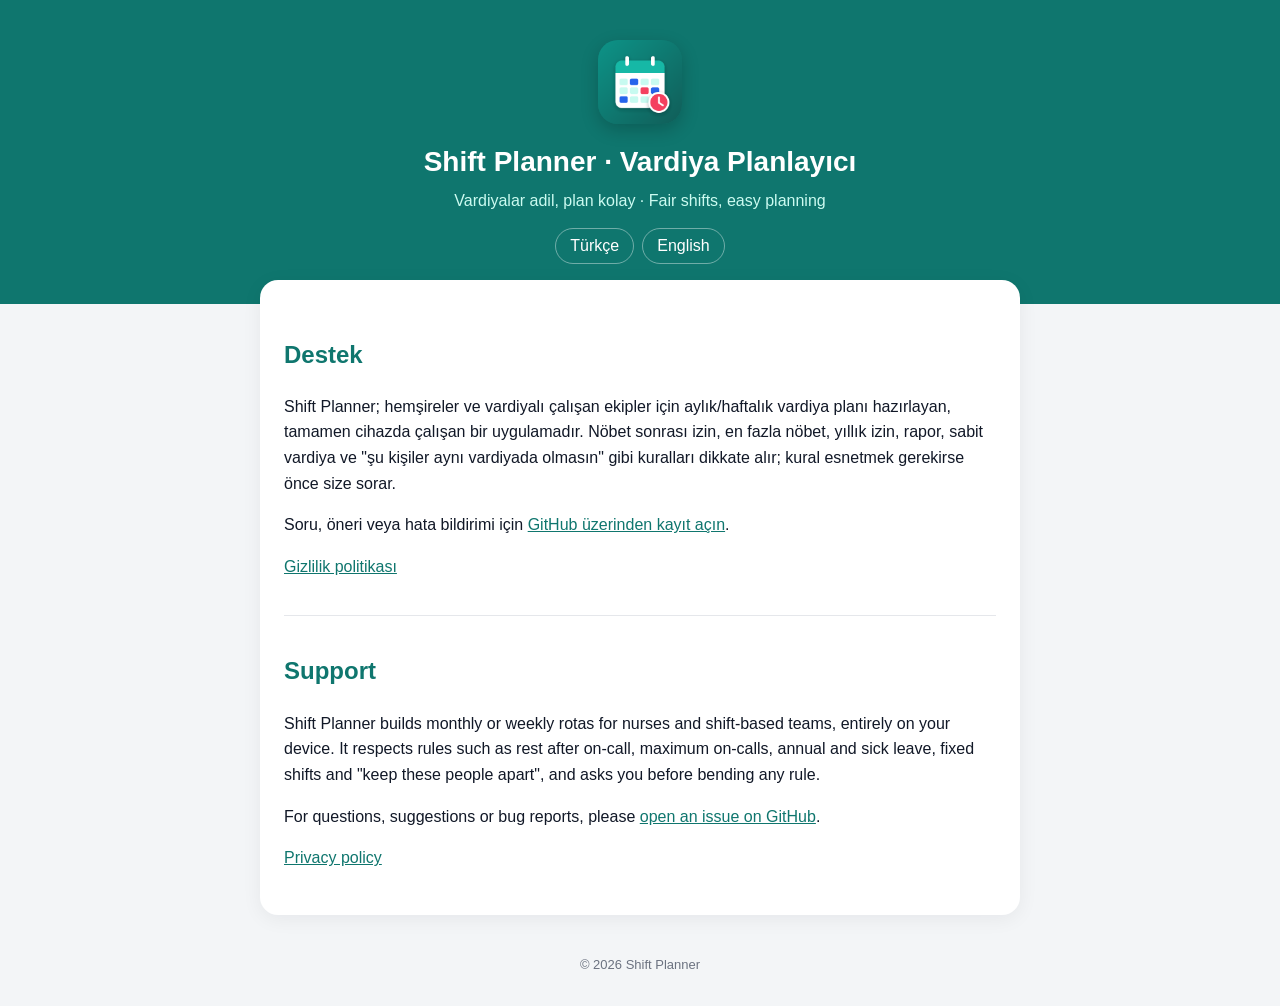
<file: index.html>
<!DOCTYPE html>
<html lang="tr"><head><meta charset="utf-8"><meta name="viewport" content="width=device-width,initial-scale=1">
<title>Shift Planner — Vardiya Planlayıcı</title><link rel="stylesheet" href="style.css"></head>
<body>
<header><img src="icon.png" alt="" width="84" height="84" style="border-radius:20px;box-shadow:0 6px 18px rgba(0,0,0,.2)"><h1>Shift Planner · Vardiya Planlayıcı</h1><p>Vardiyalar adil, plan kolay · Fair shifts, easy planning</p>
<div class="lang"><a href="#tr">Türkçe</a><a href="#en">English</a></div></header>
<main>
<section id="tr">
<h2>Destek</h2>
<p>Shift Planner; hemşireler ve vardiyalı çalışan ekipler için aylık/haftalık vardiya planı hazırlayan, tamamen cihazda çalışan bir uygulamadır. Nöbet sonrası izin, en fazla nöbet, yıllık izin, rapor, sabit vardiya ve "şu kişiler aynı vardiyada olmasın" gibi kuralları dikkate alır; kural esnetmek gerekirse önce size sorar.</p>
<p>Soru, öneri veya hata bildirimi için <a href="https://github.com/Navari/shift-planner/issues">GitHub üzerinden kayıt açın</a>.</p>
<p><a href="privacy.html">Gizlilik politikası</a></p>
</section>
<hr style="margin:36px 0;border:none;border-top:1px solid #e5e7eb">
<section id="en" lang="en">
<h2>Support</h2>
<p>Shift Planner builds monthly or weekly rotas for nurses and shift-based teams, entirely on your device. It respects rules such as rest after on-call, maximum on-calls, annual and sick leave, fixed shifts and "keep these people apart", and asks you before bending any rule.</p>
<p>For questions, suggestions or bug reports, please <a href="https://github.com/Navari/shift-planner/issues">open an issue on GitHub</a>.</p>
<p><a href="privacy.html">Privacy policy</a></p>
</section>
</main>
<footer>© 2026 Shift Planner</footer>
</body></html>
</file>
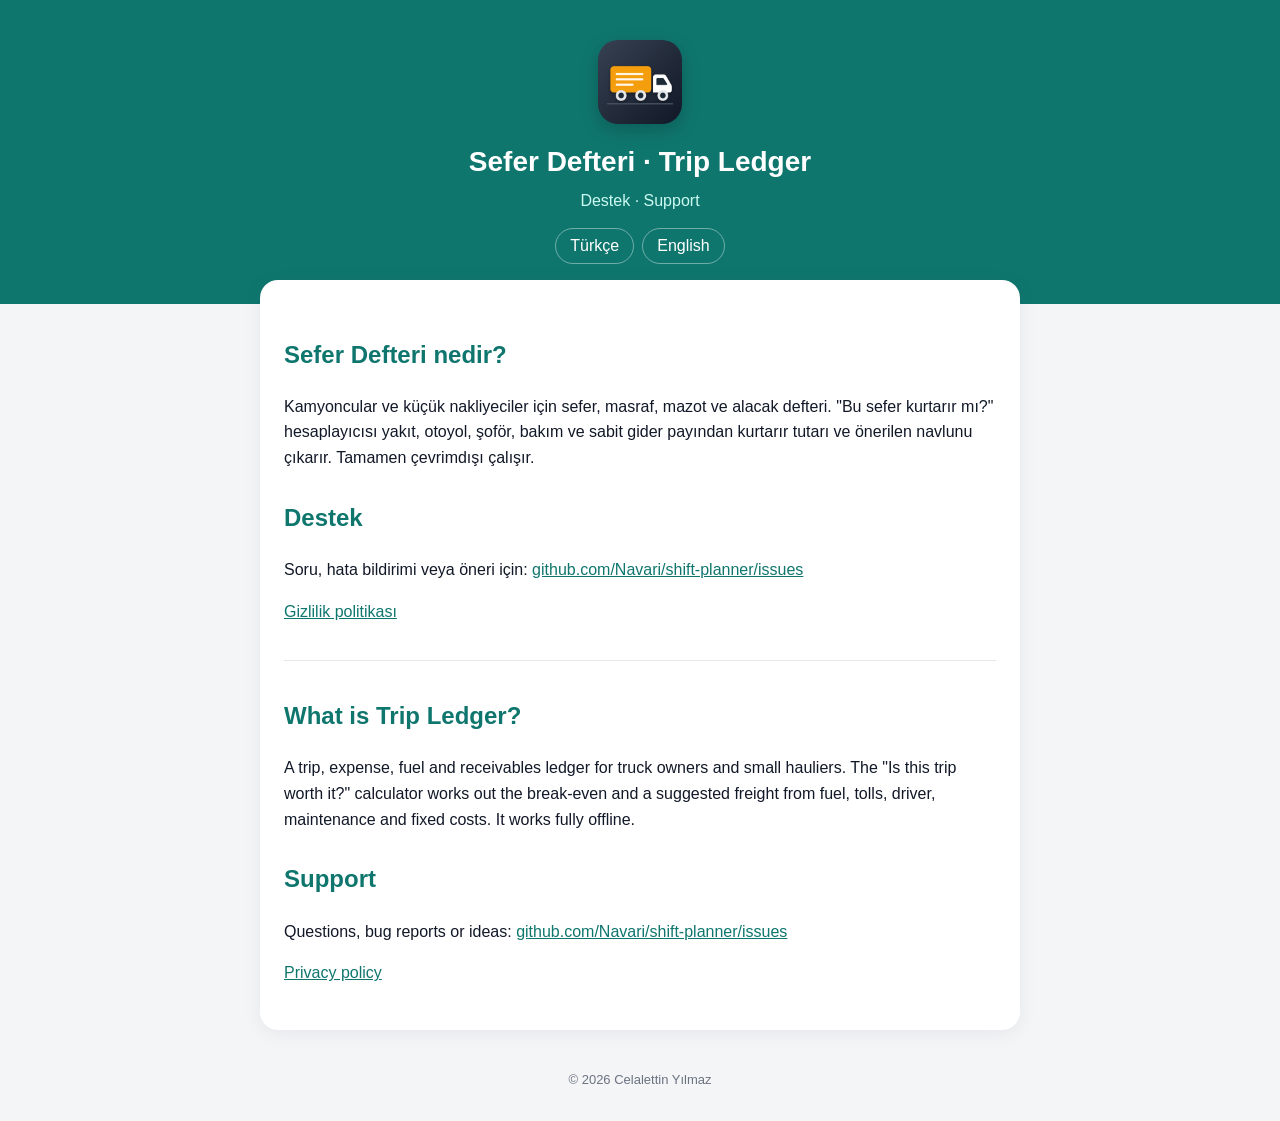
<file: sefer-defteri/index.html>
<!DOCTYPE html>
<html lang="tr"><head><meta charset="utf-8"><meta name="viewport" content="width=device-width,initial-scale=1">
<title>Sefer Defteri — Destek / Support</title><link rel="stylesheet" href="../style.css"></head>
<body>
<header><img src="icon.png" alt="" width="84" height="84" style="border-radius:20px;box-shadow:0 6px 18px rgba(0,0,0,.2)"><h1>Sefer Defteri · Trip Ledger</h1><p>Destek · Support</p>
<div class="lang"><a href="#tr">Türkçe</a><a href="#en">English</a></div></header>
<main>
<section id="tr">
<h2>Sefer Defteri nedir?</h2>
<p>Kamyoncular ve küçük nakliyeciler için sefer, masraf, mazot ve alacak defteri. "Bu sefer kurtarır mı?" hesaplayıcısı yakıt, otoyol, şoför, bakım ve sabit gider payından kurtarır tutarı ve önerilen navlunu çıkarır. Tamamen çevrimdışı çalışır.</p>
<h2>Destek</h2>
<p>Soru, hata bildirimi veya öneri için: <a href="https://github.com/Navari/shift-planner/issues">github.com/Navari/shift-planner/issues</a></p>
<p><a href="privacy.html">Gizlilik politikası</a></p>
</section>
<hr style="margin:36px 0;border:none;border-top:1px solid #e5e7eb">
<section id="en" lang="en">
<h2>What is Trip Ledger?</h2>
<p>A trip, expense, fuel and receivables ledger for truck owners and small hauliers. The "Is this trip worth it?" calculator works out the break-even and a suggested freight from fuel, tolls, driver, maintenance and fixed costs. It works fully offline.</p>
<h2>Support</h2>
<p>Questions, bug reports or ideas: <a href="https://github.com/Navari/shift-planner/issues">github.com/Navari/shift-planner/issues</a></p>
<p><a href="privacy.html">Privacy policy</a></p>
</section>
</main>
<footer>© 2026 Celalettin Yılmaz</footer>
</body></html>
</file>
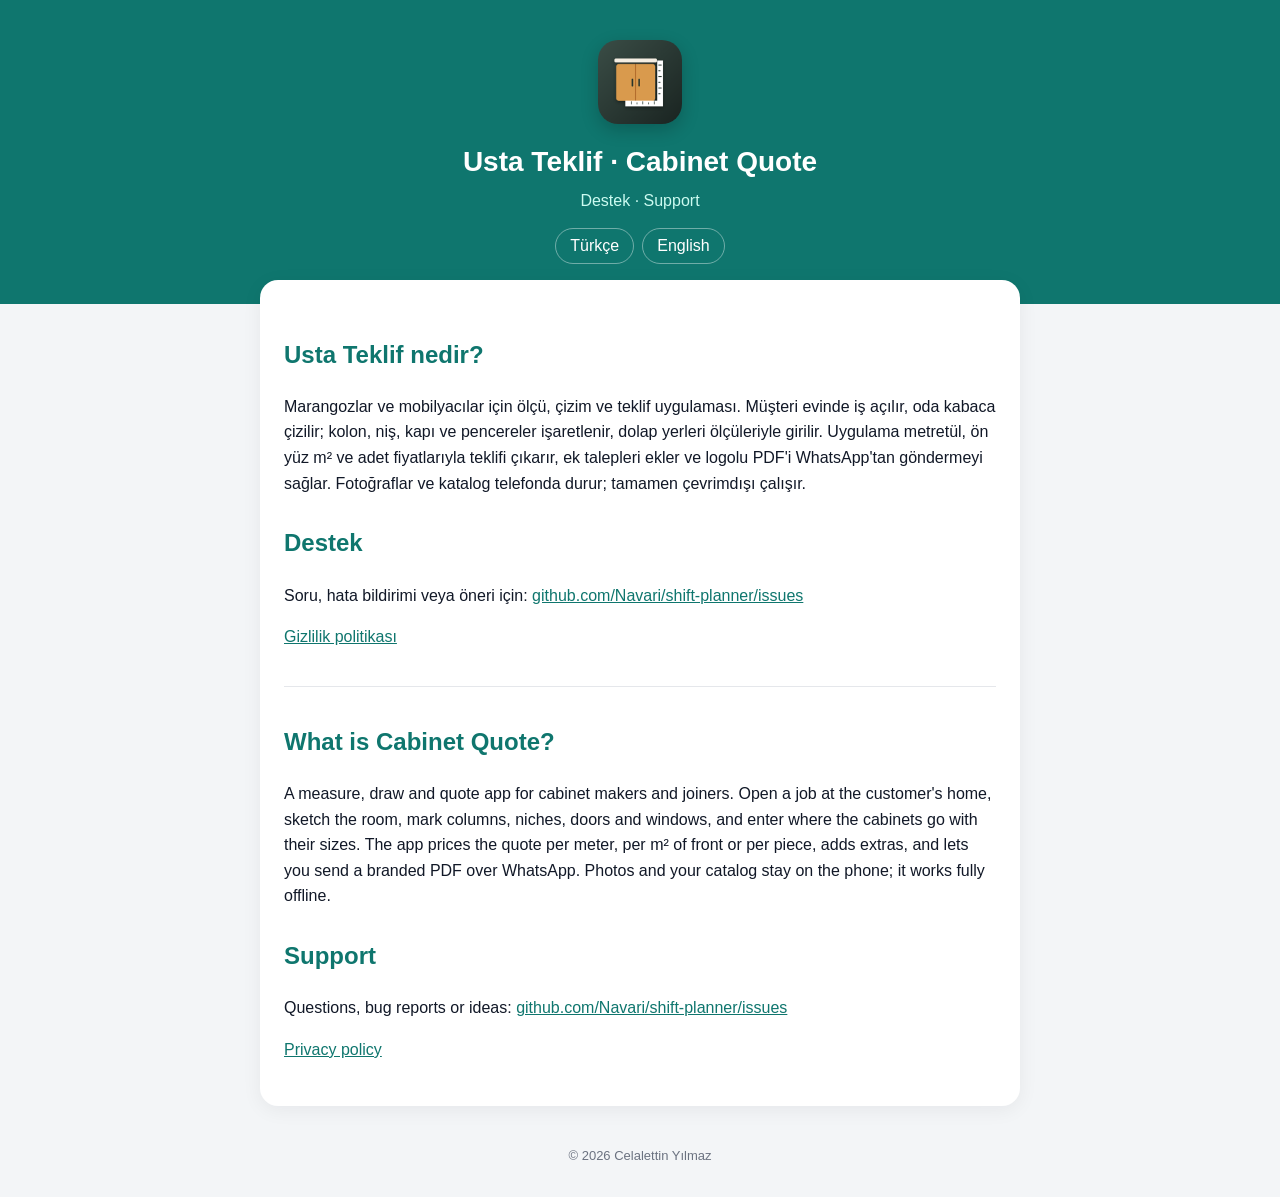
<file: usta-teklif/index.html>
<!DOCTYPE html>
<html lang="tr"><head><meta charset="utf-8"><meta name="viewport" content="width=device-width,initial-scale=1">
<title>Usta Teklif — Destek / Support</title><link rel="stylesheet" href="../style.css"></head>
<body>
<header><img src="icon.png" alt="" width="84" height="84" style="border-radius:20px;box-shadow:0 6px 18px rgba(0,0,0,.2)"><h1>Usta Teklif · Cabinet Quote</h1><p>Destek · Support</p>
<div class="lang"><a href="#tr">Türkçe</a><a href="#en">English</a></div></header>
<main>
<section id="tr">
<h2>Usta Teklif nedir?</h2>
<p>Marangozlar ve mobilyacılar için ölçü, çizim ve teklif uygulaması. Müşteri evinde iş açılır, oda kabaca çizilir; kolon, niş, kapı ve pencereler işaretlenir, dolap yerleri ölçüleriyle girilir. Uygulama metretül, ön yüz m² ve adet fiyatlarıyla teklifi çıkarır, ek talepleri ekler ve logolu PDF'i WhatsApp'tan göndermeyi sağlar. Fotoğraflar ve katalog telefonda durur; tamamen çevrimdışı çalışır.</p>
<h2>Destek</h2>
<p>Soru, hata bildirimi veya öneri için: <a href="https://github.com/Navari/shift-planner/issues">github.com/Navari/shift-planner/issues</a></p>
<p><a href="privacy.html">Gizlilik politikası</a></p>
</section>
<hr style="margin:36px 0;border:none;border-top:1px solid #e5e7eb">
<section id="en" lang="en">
<h2>What is Cabinet Quote?</h2>
<p>A measure, draw and quote app for cabinet makers and joiners. Open a job at the customer's home, sketch the room, mark columns, niches, doors and windows, and enter where the cabinets go with their sizes. The app prices the quote per meter, per m² of front or per piece, adds extras, and lets you send a branded PDF over WhatsApp. Photos and your catalog stay on the phone; it works fully offline.</p>
<h2>Support</h2>
<p>Questions, bug reports or ideas: <a href="https://github.com/Navari/shift-planner/issues">github.com/Navari/shift-planner/issues</a></p>
<p><a href="privacy.html">Privacy policy</a></p>
</section>
</main>
<footer>© 2026 Celalettin Yılmaz</footer>
</body></html>
</file>
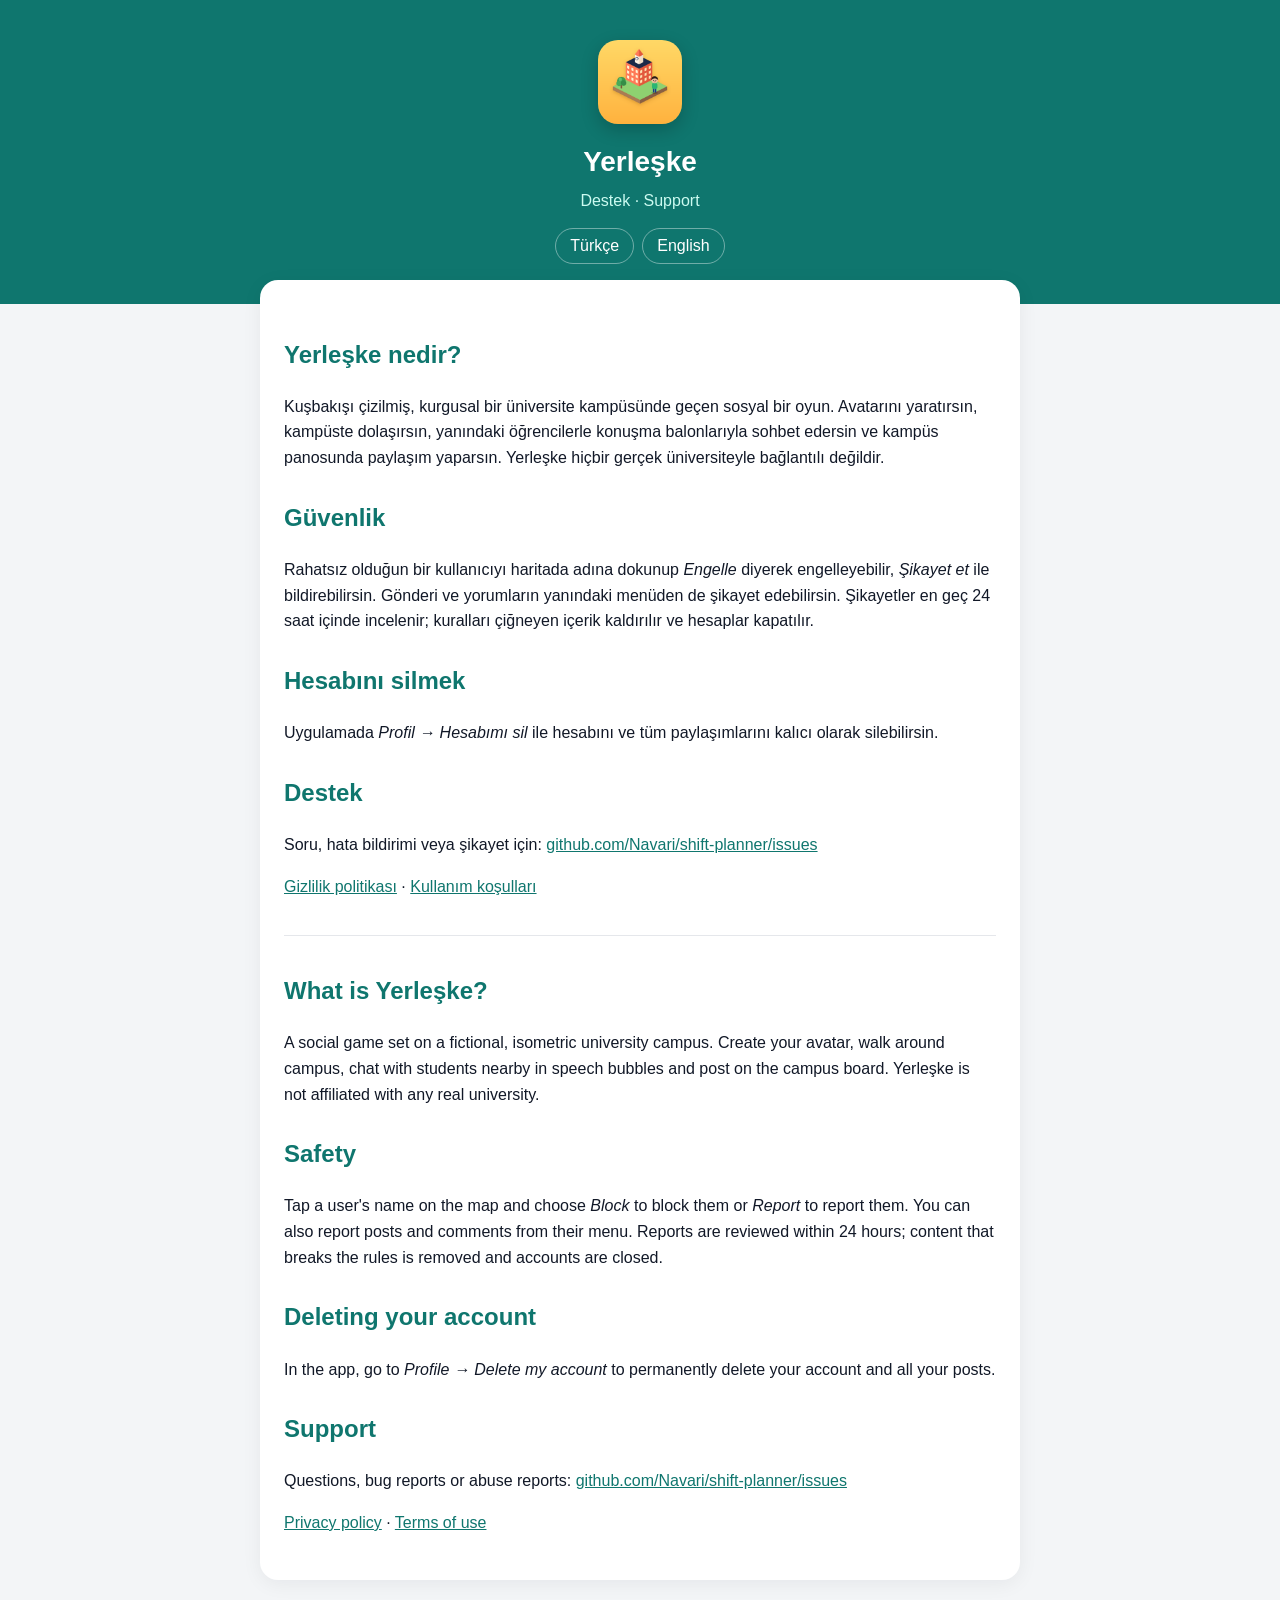
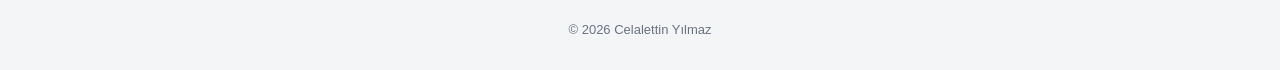
<file: yerleske/index.html>
<!DOCTYPE html>
<html lang="tr"><head><meta charset="utf-8"><meta name="viewport" content="width=device-width,initial-scale=1">
<title>Yerleşke — Destek / Support</title><link rel="stylesheet" href="../style.css"></head>
<body>
<header><img src="icon.png" alt="" width="84" height="84" style="border-radius:20px;box-shadow:0 6px 18px rgba(0,0,0,.2)"><h1>Yerleşke</h1><p>Destek · Support</p>
<div class="lang"><a href="#tr">Türkçe</a><a href="#en">English</a></div></header>
<main>
<section id="tr">
<h2>Yerleşke nedir?</h2>
<p>Kuşbakışı çizilmiş, kurgusal bir üniversite kampüsünde geçen sosyal bir oyun. Avatarını yaratırsın, kampüste dolaşırsın, yanındaki öğrencilerle konuşma balonlarıyla sohbet edersin ve kampüs panosunda paylaşım yaparsın. Yerleşke hiçbir gerçek üniversiteyle bağlantılı değildir.</p>
<h2>Güvenlik</h2>
<p>Rahatsız olduğun bir kullanıcıyı haritada adına dokunup <em>Engelle</em> diyerek engelleyebilir, <em>Şikayet et</em> ile bildirebilirsin. Gönderi ve yorumların yanındaki menüden de şikayet edebilirsin. Şikayetler en geç 24 saat içinde incelenir; kuralları çiğneyen içerik kaldırılır ve hesaplar kapatılır.</p>
<h2>Hesabını silmek</h2>
<p>Uygulamada <em>Profil → Hesabımı sil</em> ile hesabını ve tüm paylaşımlarını kalıcı olarak silebilirsin.</p>
<h2>Destek</h2>
<p>Soru, hata bildirimi veya şikayet için: <a href="https://github.com/Navari/shift-planner/issues">github.com/Navari/shift-planner/issues</a></p>
<p><a href="privacy.html">Gizlilik politikası</a> · <a href="terms.html">Kullanım koşulları</a></p>
</section>
<hr style="margin:36px 0;border:none;border-top:1px solid #e5e7eb">
<section id="en" lang="en">
<h2>What is Yerleşke?</h2>
<p>A social game set on a fictional, isometric university campus. Create your avatar, walk around campus, chat with students nearby in speech bubbles and post on the campus board. Yerleşke is not affiliated with any real university.</p>
<h2>Safety</h2>
<p>Tap a user's name on the map and choose <em>Block</em> to block them or <em>Report</em> to report them. You can also report posts and comments from their menu. Reports are reviewed within 24 hours; content that breaks the rules is removed and accounts are closed.</p>
<h2>Deleting your account</h2>
<p>In the app, go to <em>Profile → Delete my account</em> to permanently delete your account and all your posts.</p>
<h2>Support</h2>
<p>Questions, bug reports or abuse reports: <a href="https://github.com/Navari/shift-planner/issues">github.com/Navari/shift-planner/issues</a></p>
<p><a href="privacy.html">Privacy policy</a> · <a href="terms.html">Terms of use</a></p>
</section>
</main>
<footer>© 2026 Celalettin Yılmaz</footer>
</body></html>
</file>
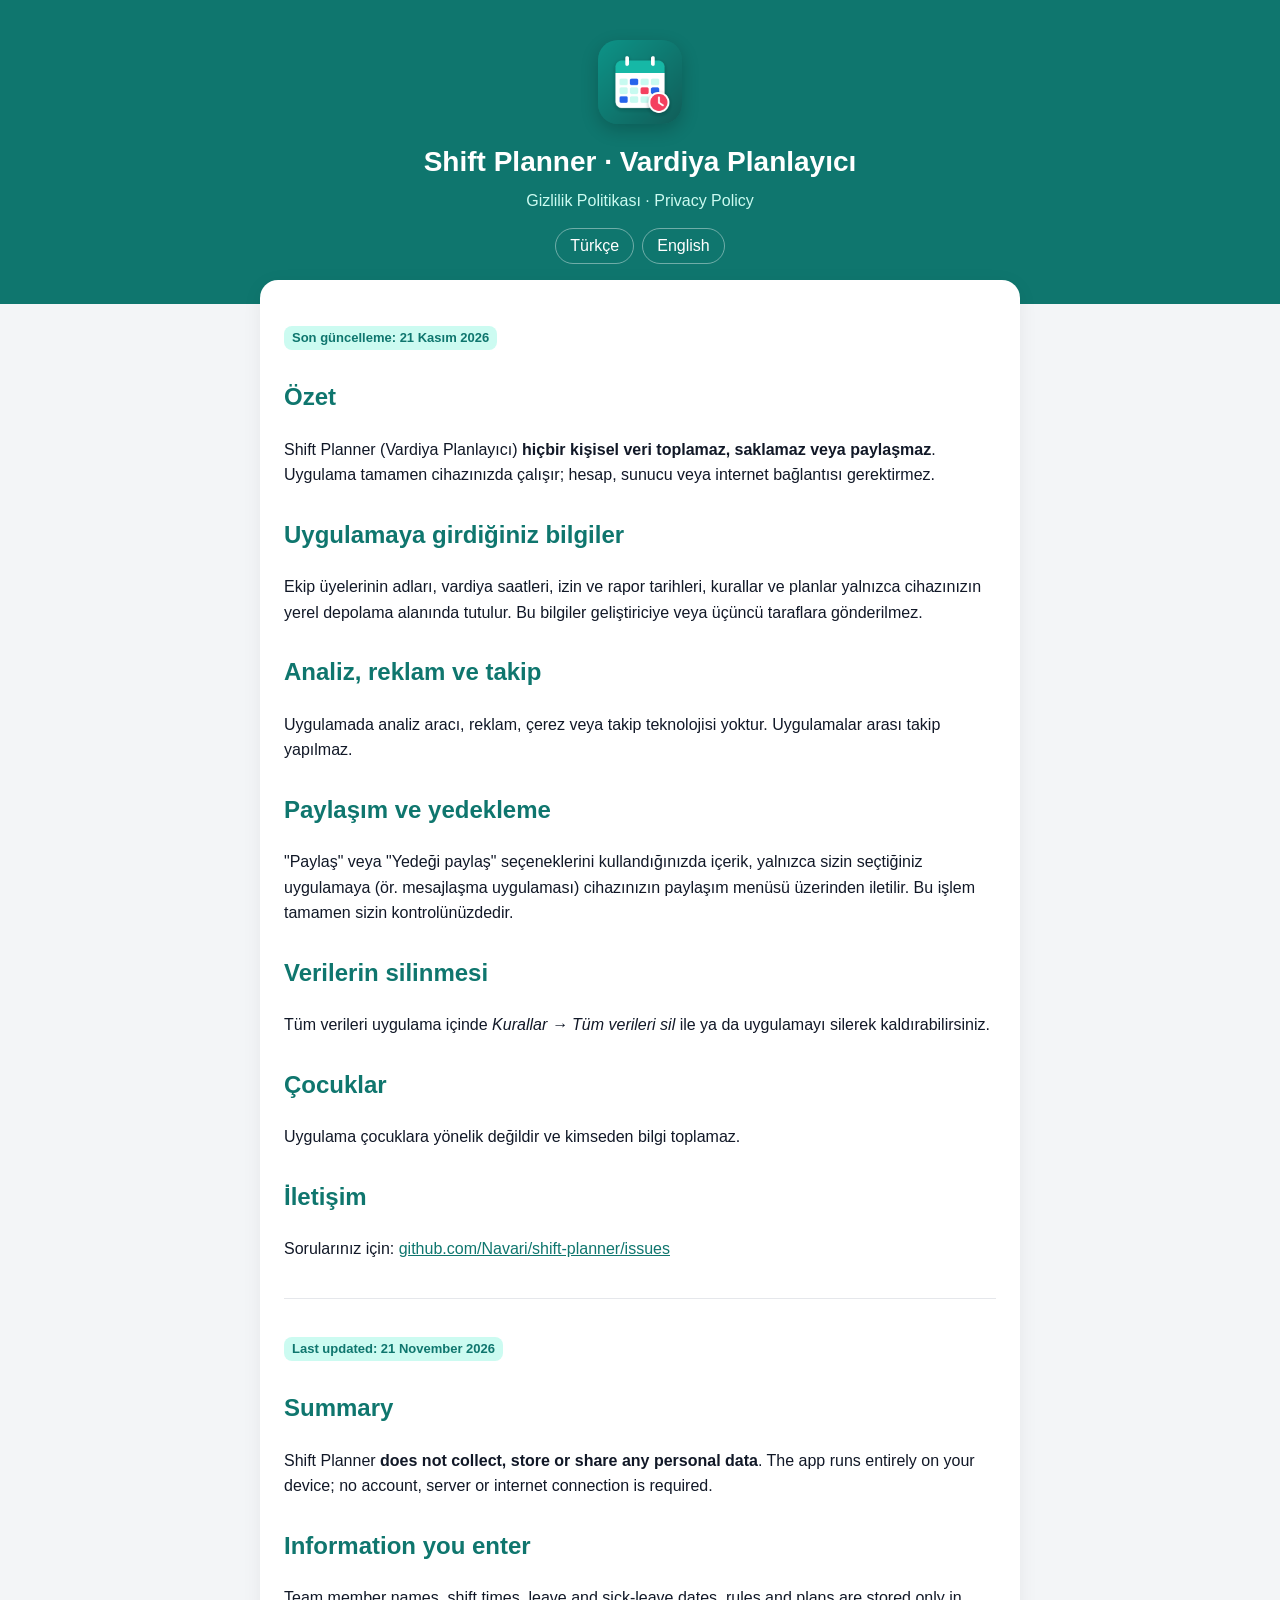
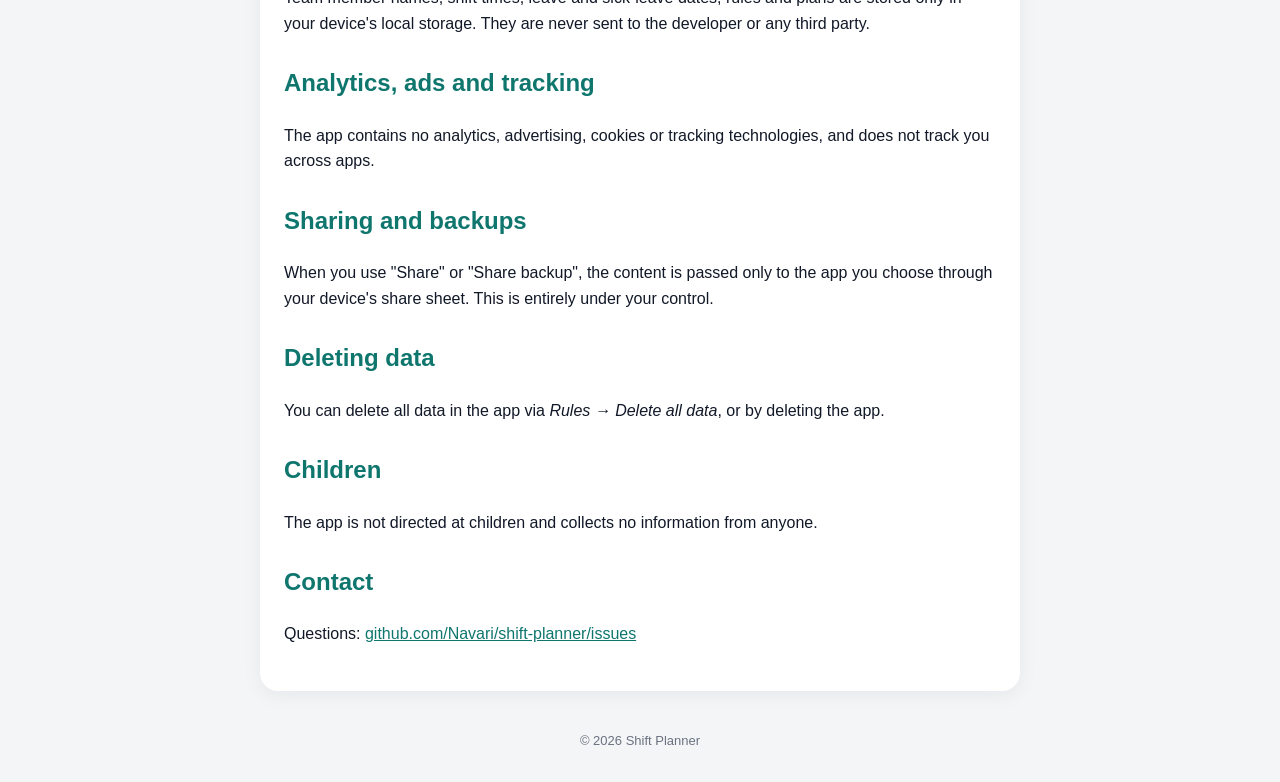
<file: privacy.html>
<!DOCTYPE html>
<html lang="tr"><head><meta charset="utf-8"><meta name="viewport" content="width=device-width,initial-scale=1">
<title>Shift Planner — Gizlilik Politikası / Privacy Policy</title><link rel="stylesheet" href="style.css"></head>
<body>
<header><img src="icon.png" alt="" width="84" height="84" style="border-radius:20px;box-shadow:0 6px 18px rgba(0,0,0,.2)"><h1>Shift Planner · Vardiya Planlayıcı</h1><p>Gizlilik Politikası · Privacy Policy</p>
<div class="lang"><a href="#tr">Türkçe</a><a href="#en">English</a></div></header>
<main>
<section id="tr">
<p><span class="badge">Son güncelleme: 21 Kasım 2026</span></p>
<h2>Özet</h2>
<p>Shift Planner (Vardiya Planlayıcı) <strong>hiçbir kişisel veri toplamaz, saklamaz veya paylaşmaz</strong>. Uygulama tamamen cihazınızda çalışır; hesap, sunucu veya internet bağlantısı gerektirmez.</p>
<h2>Uygulamaya girdiğiniz bilgiler</h2>
<p>Ekip üyelerinin adları, vardiya saatleri, izin ve rapor tarihleri, kurallar ve planlar yalnızca cihazınızın yerel depolama alanında tutulur. Bu bilgiler geliştiriciye veya üçüncü taraflara gönderilmez.</p>
<h2>Analiz, reklam ve takip</h2>
<p>Uygulamada analiz aracı, reklam, çerez veya takip teknolojisi yoktur. Uygulamalar arası takip yapılmaz.</p>
<h2>Paylaşım ve yedekleme</h2>
<p>"Paylaş" veya "Yedeği paylaş" seçeneklerini kullandığınızda içerik, yalnızca sizin seçtiğiniz uygulamaya (ör. mesajlaşma uygulaması) cihazınızın paylaşım menüsü üzerinden iletilir. Bu işlem tamamen sizin kontrolünüzdedir.</p>
<h2>Verilerin silinmesi</h2>
<p>Tüm verileri uygulama içinde <em>Kurallar → Tüm verileri sil</em> ile ya da uygulamayı silerek kaldırabilirsiniz.</p>
<h2>Çocuklar</h2>
<p>Uygulama çocuklara yönelik değildir ve kimseden bilgi toplamaz.</p>
<h2>İletişim</h2>
<p>Sorularınız için: <a href="https://github.com/Navari/shift-planner/issues">github.com/Navari/shift-planner/issues</a></p>
</section>
<hr style="margin:36px 0;border:none;border-top:1px solid #e5e7eb">
<section id="en" lang="en">
<p><span class="badge">Last updated: 21 November 2026</span></p>
<h2>Summary</h2>
<p>Shift Planner <strong>does not collect, store or share any personal data</strong>. The app runs entirely on your device; no account, server or internet connection is required.</p>
<h2>Information you enter</h2>
<p>Team member names, shift times, leave and sick-leave dates, rules and plans are stored only in your device's local storage. They are never sent to the developer or any third party.</p>
<h2>Analytics, ads and tracking</h2>
<p>The app contains no analytics, advertising, cookies or tracking technologies, and does not track you across apps.</p>
<h2>Sharing and backups</h2>
<p>When you use "Share" or "Share backup", the content is passed only to the app you choose through your device's share sheet. This is entirely under your control.</p>
<h2>Deleting data</h2>
<p>You can delete all data in the app via <em>Rules → Delete all data</em>, or by deleting the app.</p>
<h2>Children</h2>
<p>The app is not directed at children and collects no information from anyone.</p>
<h2>Contact</h2>
<p>Questions: <a href="https://github.com/Navari/shift-planner/issues">github.com/Navari/shift-planner/issues</a></p>
</section>
</main>
<footer>© 2026 Shift Planner</footer>
</body></html>
</file>
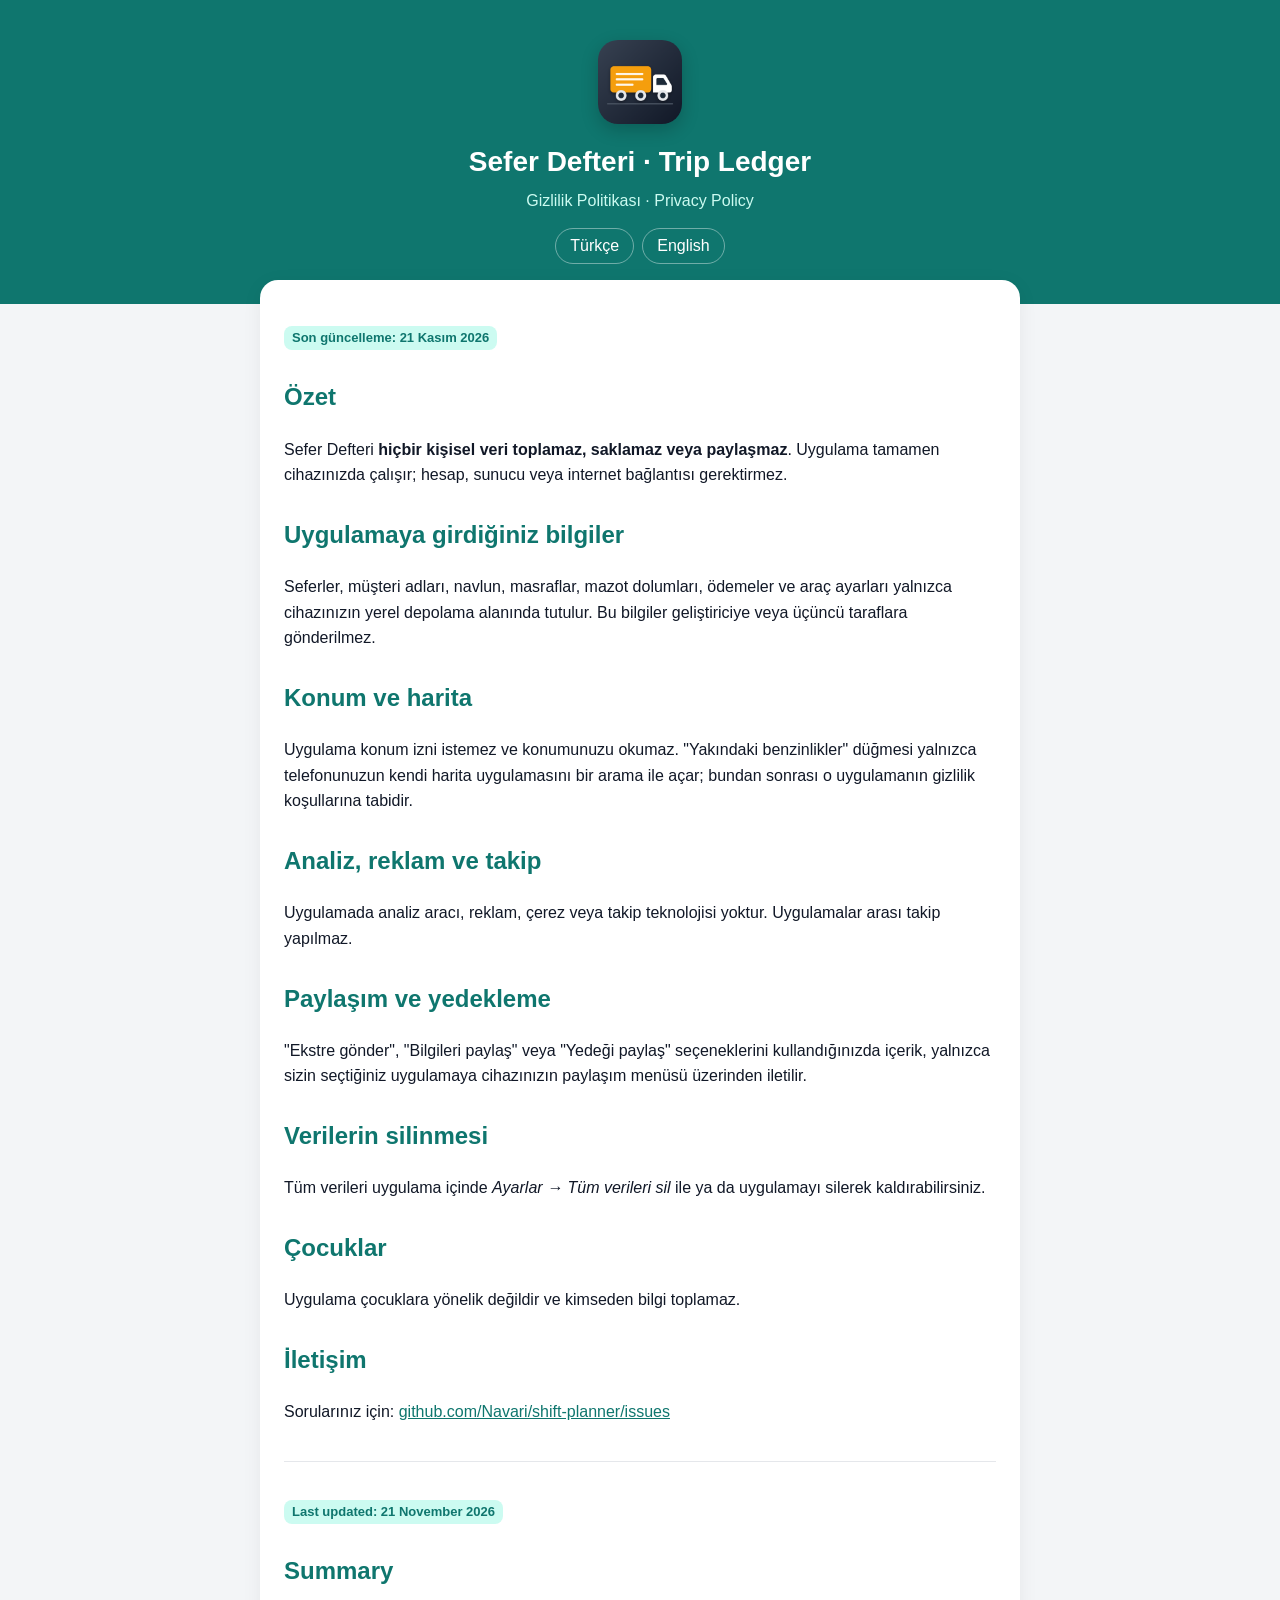
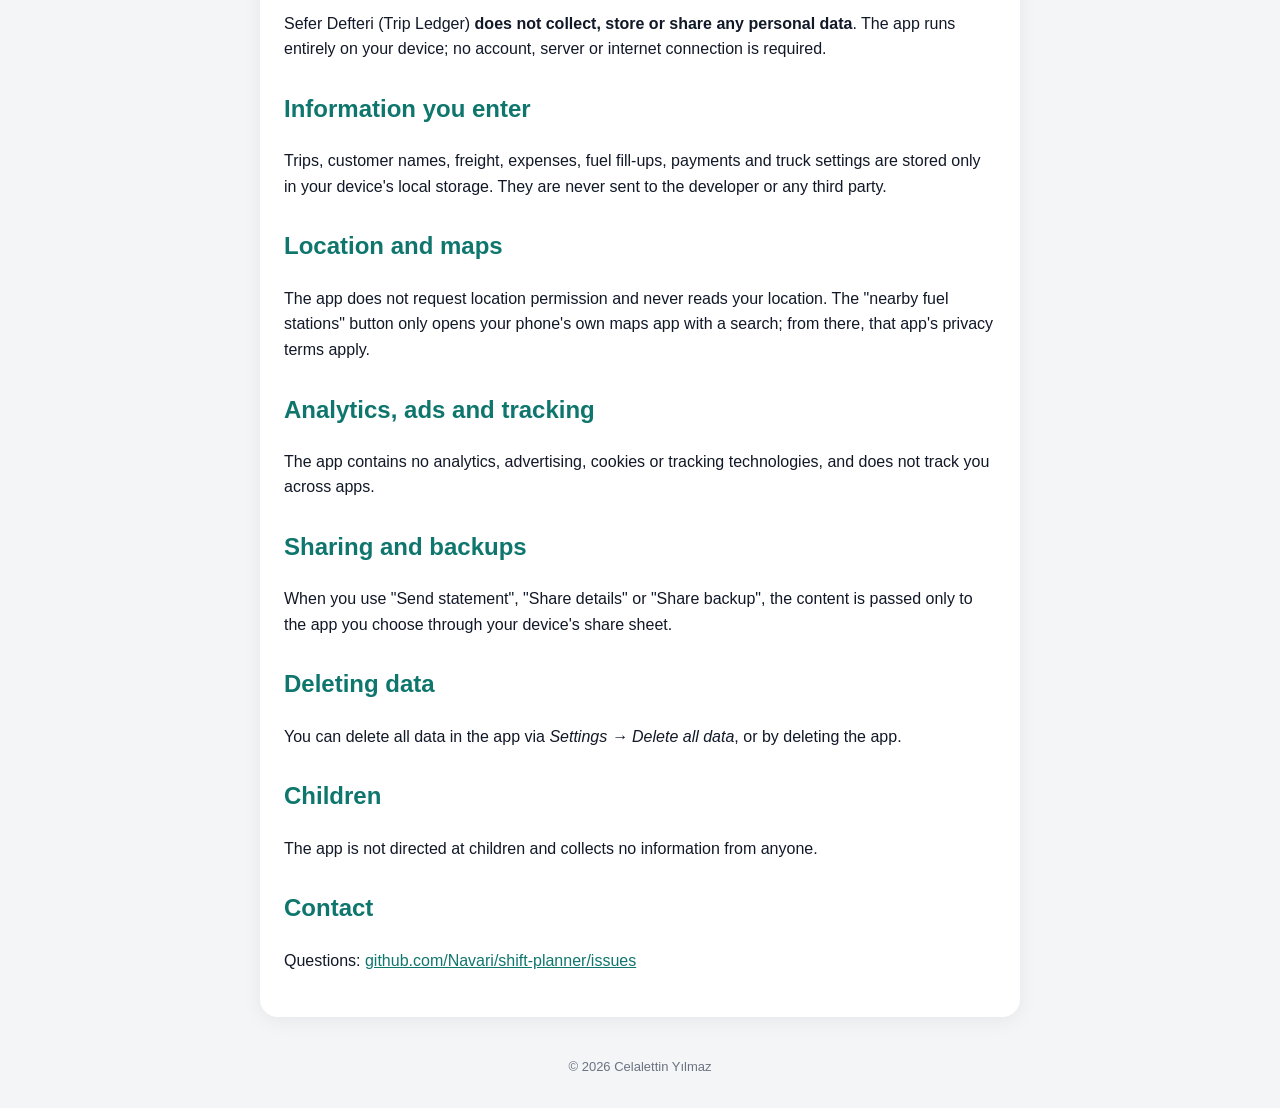
<file: sefer-defteri/privacy.html>
<!DOCTYPE html>
<html lang="tr"><head><meta charset="utf-8"><meta name="viewport" content="width=device-width,initial-scale=1">
<title>Sefer Defteri — Gizlilik Politikası / Privacy Policy</title><link rel="stylesheet" href="../style.css"></head>
<body>
<header><img src="icon.png" alt="" width="84" height="84" style="border-radius:20px;box-shadow:0 6px 18px rgba(0,0,0,.2)"><h1>Sefer Defteri · Trip Ledger</h1><p>Gizlilik Politikası · Privacy Policy</p>
<div class="lang"><a href="#tr">Türkçe</a><a href="#en">English</a></div></header>
<main>
<section id="tr">
<p><span class="badge">Son güncelleme: 21 Kasım 2026</span></p>
<h2>Özet</h2>
<p>Sefer Defteri <strong>hiçbir kişisel veri toplamaz, saklamaz veya paylaşmaz</strong>. Uygulama tamamen cihazınızda çalışır; hesap, sunucu veya internet bağlantısı gerektirmez.</p>
<h2>Uygulamaya girdiğiniz bilgiler</h2>
<p>Seferler, müşteri adları, navlun, masraflar, mazot dolumları, ödemeler ve araç ayarları yalnızca cihazınızın yerel depolama alanında tutulur. Bu bilgiler geliştiriciye veya üçüncü taraflara gönderilmez.</p>
<h2>Konum ve harita</h2>
<p>Uygulama konum izni istemez ve konumunuzu okumaz. "Yakındaki benzinlikler" düğmesi yalnızca telefonunuzun kendi harita uygulamasını bir arama ile açar; bundan sonrası o uygulamanın gizlilik koşullarına tabidir.</p>
<h2>Analiz, reklam ve takip</h2>
<p>Uygulamada analiz aracı, reklam, çerez veya takip teknolojisi yoktur. Uygulamalar arası takip yapılmaz.</p>
<h2>Paylaşım ve yedekleme</h2>
<p>"Ekstre gönder", "Bilgileri paylaş" veya "Yedeği paylaş" seçeneklerini kullandığınızda içerik, yalnızca sizin seçtiğiniz uygulamaya cihazınızın paylaşım menüsü üzerinden iletilir.</p>
<h2>Verilerin silinmesi</h2>
<p>Tüm verileri uygulama içinde <em>Ayarlar → Tüm verileri sil</em> ile ya da uygulamayı silerek kaldırabilirsiniz.</p>
<h2>Çocuklar</h2>
<p>Uygulama çocuklara yönelik değildir ve kimseden bilgi toplamaz.</p>
<h2>İletişim</h2>
<p>Sorularınız için: <a href="https://github.com/Navari/shift-planner/issues">github.com/Navari/shift-planner/issues</a></p>
</section>
<hr style="margin:36px 0;border:none;border-top:1px solid #e5e7eb">
<section id="en" lang="en">
<p><span class="badge">Last updated: 21 November 2026</span></p>
<h2>Summary</h2>
<p>Sefer Defteri (Trip Ledger) <strong>does not collect, store or share any personal data</strong>. The app runs entirely on your device; no account, server or internet connection is required.</p>
<h2>Information you enter</h2>
<p>Trips, customer names, freight, expenses, fuel fill-ups, payments and truck settings are stored only in your device's local storage. They are never sent to the developer or any third party.</p>
<h2>Location and maps</h2>
<p>The app does not request location permission and never reads your location. The "nearby fuel stations" button only opens your phone's own maps app with a search; from there, that app's privacy terms apply.</p>
<h2>Analytics, ads and tracking</h2>
<p>The app contains no analytics, advertising, cookies or tracking technologies, and does not track you across apps.</p>
<h2>Sharing and backups</h2>
<p>When you use "Send statement", "Share details" or "Share backup", the content is passed only to the app you choose through your device's share sheet.</p>
<h2>Deleting data</h2>
<p>You can delete all data in the app via <em>Settings → Delete all data</em>, or by deleting the app.</p>
<h2>Children</h2>
<p>The app is not directed at children and collects no information from anyone.</p>
<h2>Contact</h2>
<p>Questions: <a href="https://github.com/Navari/shift-planner/issues">github.com/Navari/shift-planner/issues</a></p>
</section>
</main>
<footer>© 2026 Celalettin Yılmaz</footer>
</body></html>
</file>
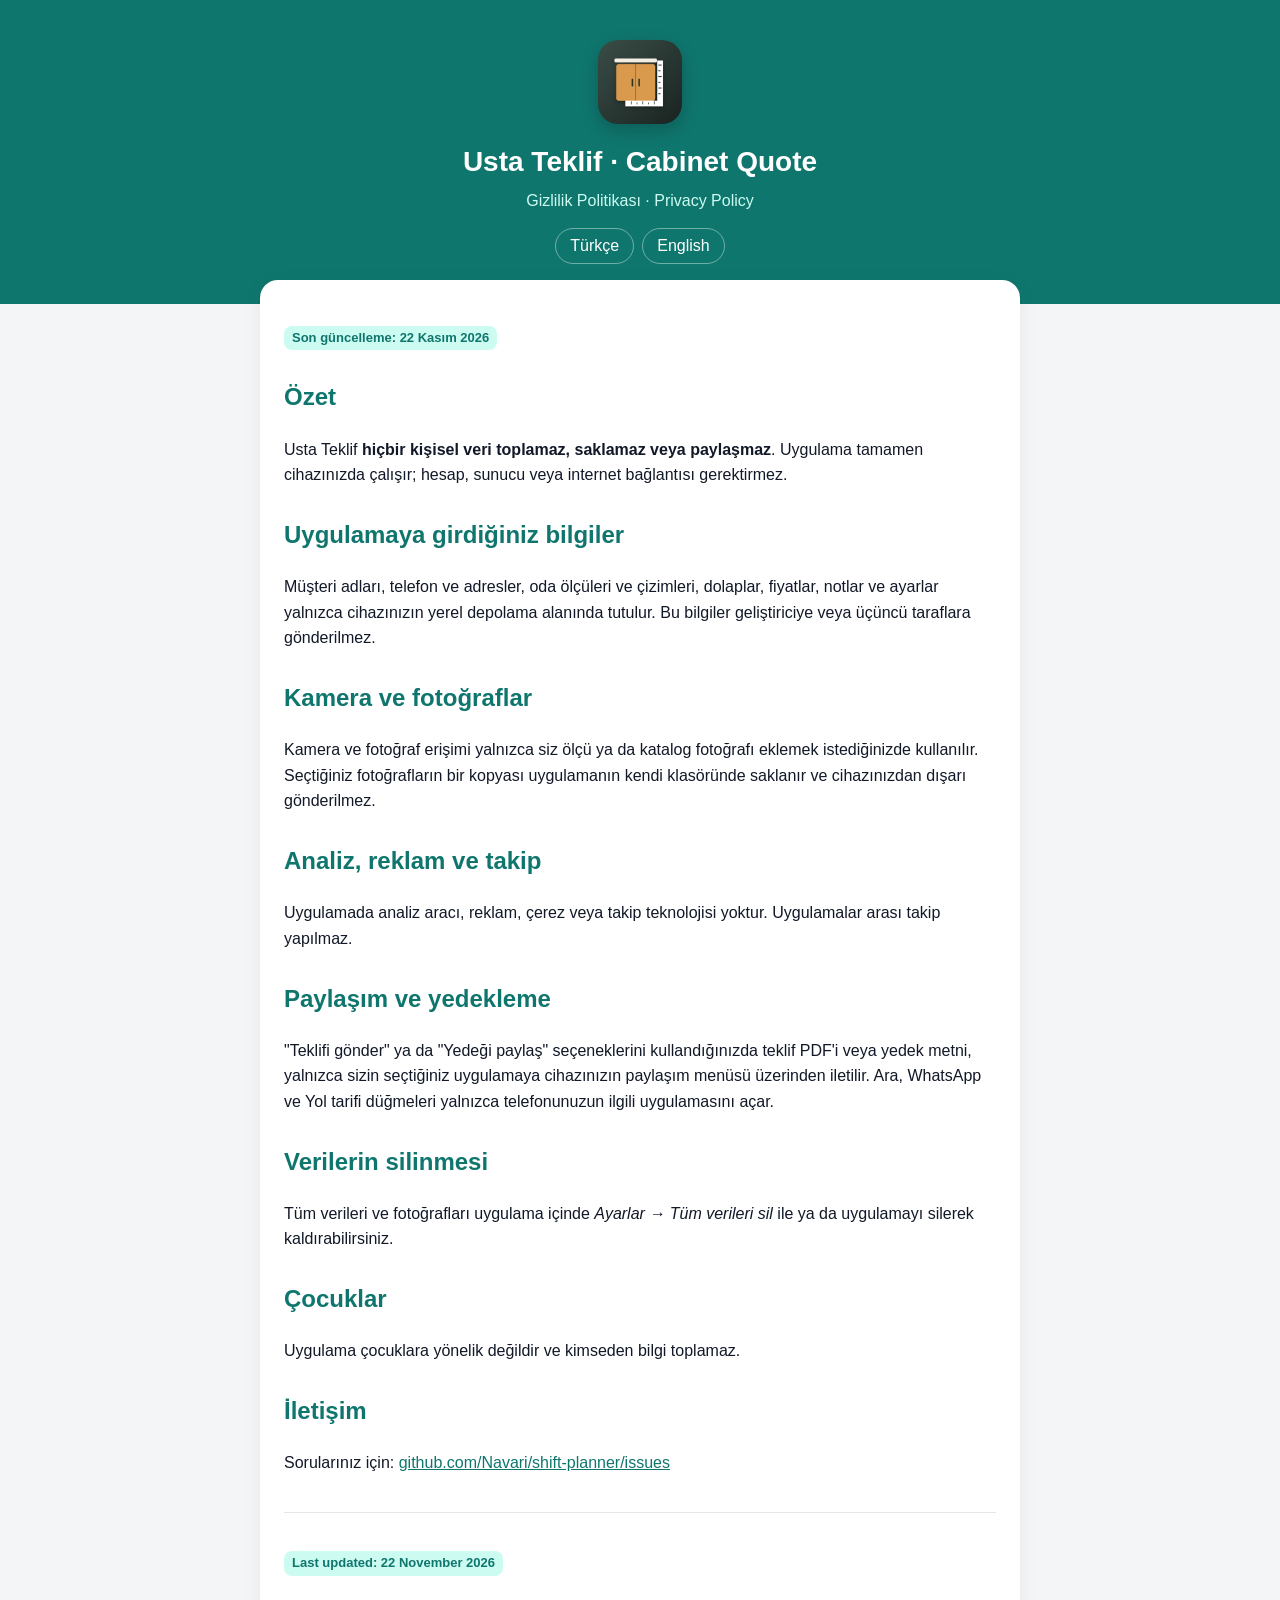
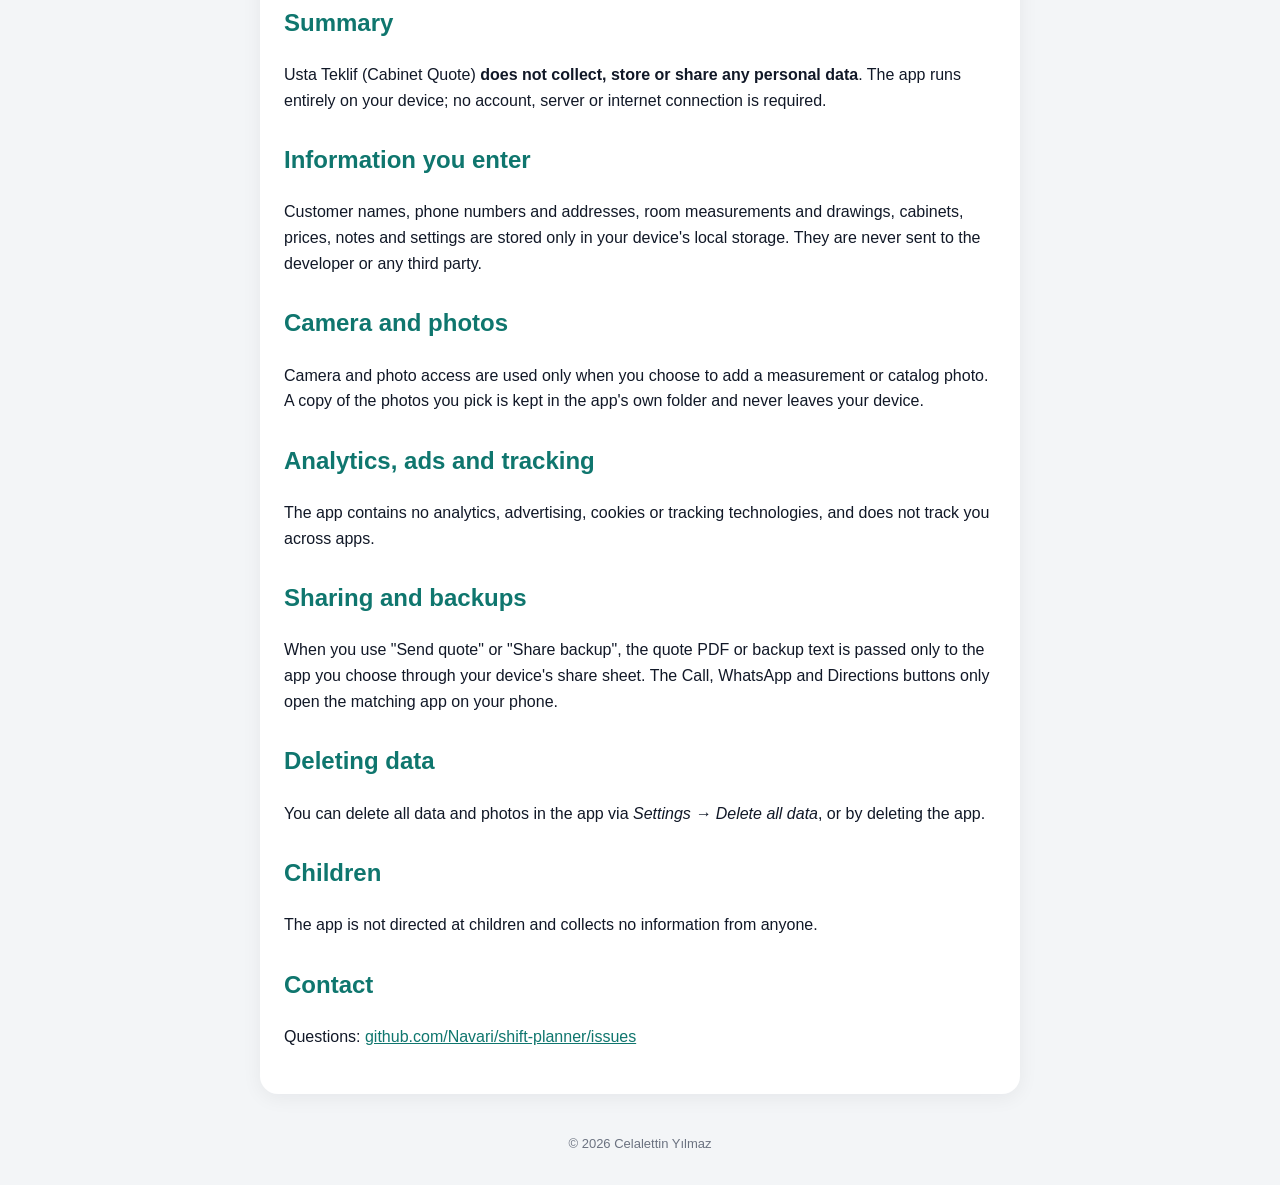
<file: usta-teklif/privacy.html>
<!DOCTYPE html>
<html lang="tr"><head><meta charset="utf-8"><meta name="viewport" content="width=device-width,initial-scale=1">
<title>Usta Teklif — Gizlilik Politikası / Privacy Policy</title><link rel="stylesheet" href="../style.css"></head>
<body>
<header><img src="icon.png" alt="" width="84" height="84" style="border-radius:20px;box-shadow:0 6px 18px rgba(0,0,0,.2)"><h1>Usta Teklif · Cabinet Quote</h1><p>Gizlilik Politikası · Privacy Policy</p>
<div class="lang"><a href="#tr">Türkçe</a><a href="#en">English</a></div></header>
<main>
<section id="tr">
<p><span class="badge">Son güncelleme: 22 Kasım 2026</span></p>
<h2>Özet</h2>
<p>Usta Teklif <strong>hiçbir kişisel veri toplamaz, saklamaz veya paylaşmaz</strong>. Uygulama tamamen cihazınızda çalışır; hesap, sunucu veya internet bağlantısı gerektirmez.</p>
<h2>Uygulamaya girdiğiniz bilgiler</h2>
<p>Müşteri adları, telefon ve adresler, oda ölçüleri ve çizimleri, dolaplar, fiyatlar, notlar ve ayarlar yalnızca cihazınızın yerel depolama alanında tutulur. Bu bilgiler geliştiriciye veya üçüncü taraflara gönderilmez.</p>
<h2>Kamera ve fotoğraflar</h2>
<p>Kamera ve fotoğraf erişimi yalnızca siz ölçü ya da katalog fotoğrafı eklemek istediğinizde kullanılır. Seçtiğiniz fotoğrafların bir kopyası uygulamanın kendi klasöründe saklanır ve cihazınızdan dışarı gönderilmez.</p>
<h2>Analiz, reklam ve takip</h2>
<p>Uygulamada analiz aracı, reklam, çerez veya takip teknolojisi yoktur. Uygulamalar arası takip yapılmaz.</p>
<h2>Paylaşım ve yedekleme</h2>
<p>"Teklifi gönder" ya da "Yedeği paylaş" seçeneklerini kullandığınızda teklif PDF'i veya yedek metni, yalnızca sizin seçtiğiniz uygulamaya cihazınızın paylaşım menüsü üzerinden iletilir. Ara, WhatsApp ve Yol tarifi düğmeleri yalnızca telefonunuzun ilgili uygulamasını açar.</p>
<h2>Verilerin silinmesi</h2>
<p>Tüm verileri ve fotoğrafları uygulama içinde <em>Ayarlar → Tüm verileri sil</em> ile ya da uygulamayı silerek kaldırabilirsiniz.</p>
<h2>Çocuklar</h2>
<p>Uygulama çocuklara yönelik değildir ve kimseden bilgi toplamaz.</p>
<h2>İletişim</h2>
<p>Sorularınız için: <a href="https://github.com/Navari/shift-planner/issues">github.com/Navari/shift-planner/issues</a></p>
</section>
<hr style="margin:36px 0;border:none;border-top:1px solid #e5e7eb">
<section id="en" lang="en">
<p><span class="badge">Last updated: 22 November 2026</span></p>
<h2>Summary</h2>
<p>Usta Teklif (Cabinet Quote) <strong>does not collect, store or share any personal data</strong>. The app runs entirely on your device; no account, server or internet connection is required.</p>
<h2>Information you enter</h2>
<p>Customer names, phone numbers and addresses, room measurements and drawings, cabinets, prices, notes and settings are stored only in your device's local storage. They are never sent to the developer or any third party.</p>
<h2>Camera and photos</h2>
<p>Camera and photo access are used only when you choose to add a measurement or catalog photo. A copy of the photos you pick is kept in the app's own folder and never leaves your device.</p>
<h2>Analytics, ads and tracking</h2>
<p>The app contains no analytics, advertising, cookies or tracking technologies, and does not track you across apps.</p>
<h2>Sharing and backups</h2>
<p>When you use "Send quote" or "Share backup", the quote PDF or backup text is passed only to the app you choose through your device's share sheet. The Call, WhatsApp and Directions buttons only open the matching app on your phone.</p>
<h2>Deleting data</h2>
<p>You can delete all data and photos in the app via <em>Settings → Delete all data</em>, or by deleting the app.</p>
<h2>Children</h2>
<p>The app is not directed at children and collects no information from anyone.</p>
<h2>Contact</h2>
<p>Questions: <a href="https://github.com/Navari/shift-planner/issues">github.com/Navari/shift-planner/issues</a></p>
</section>
</main>
<footer>© 2026 Celalettin Yılmaz</footer>
</body></html>
</file>
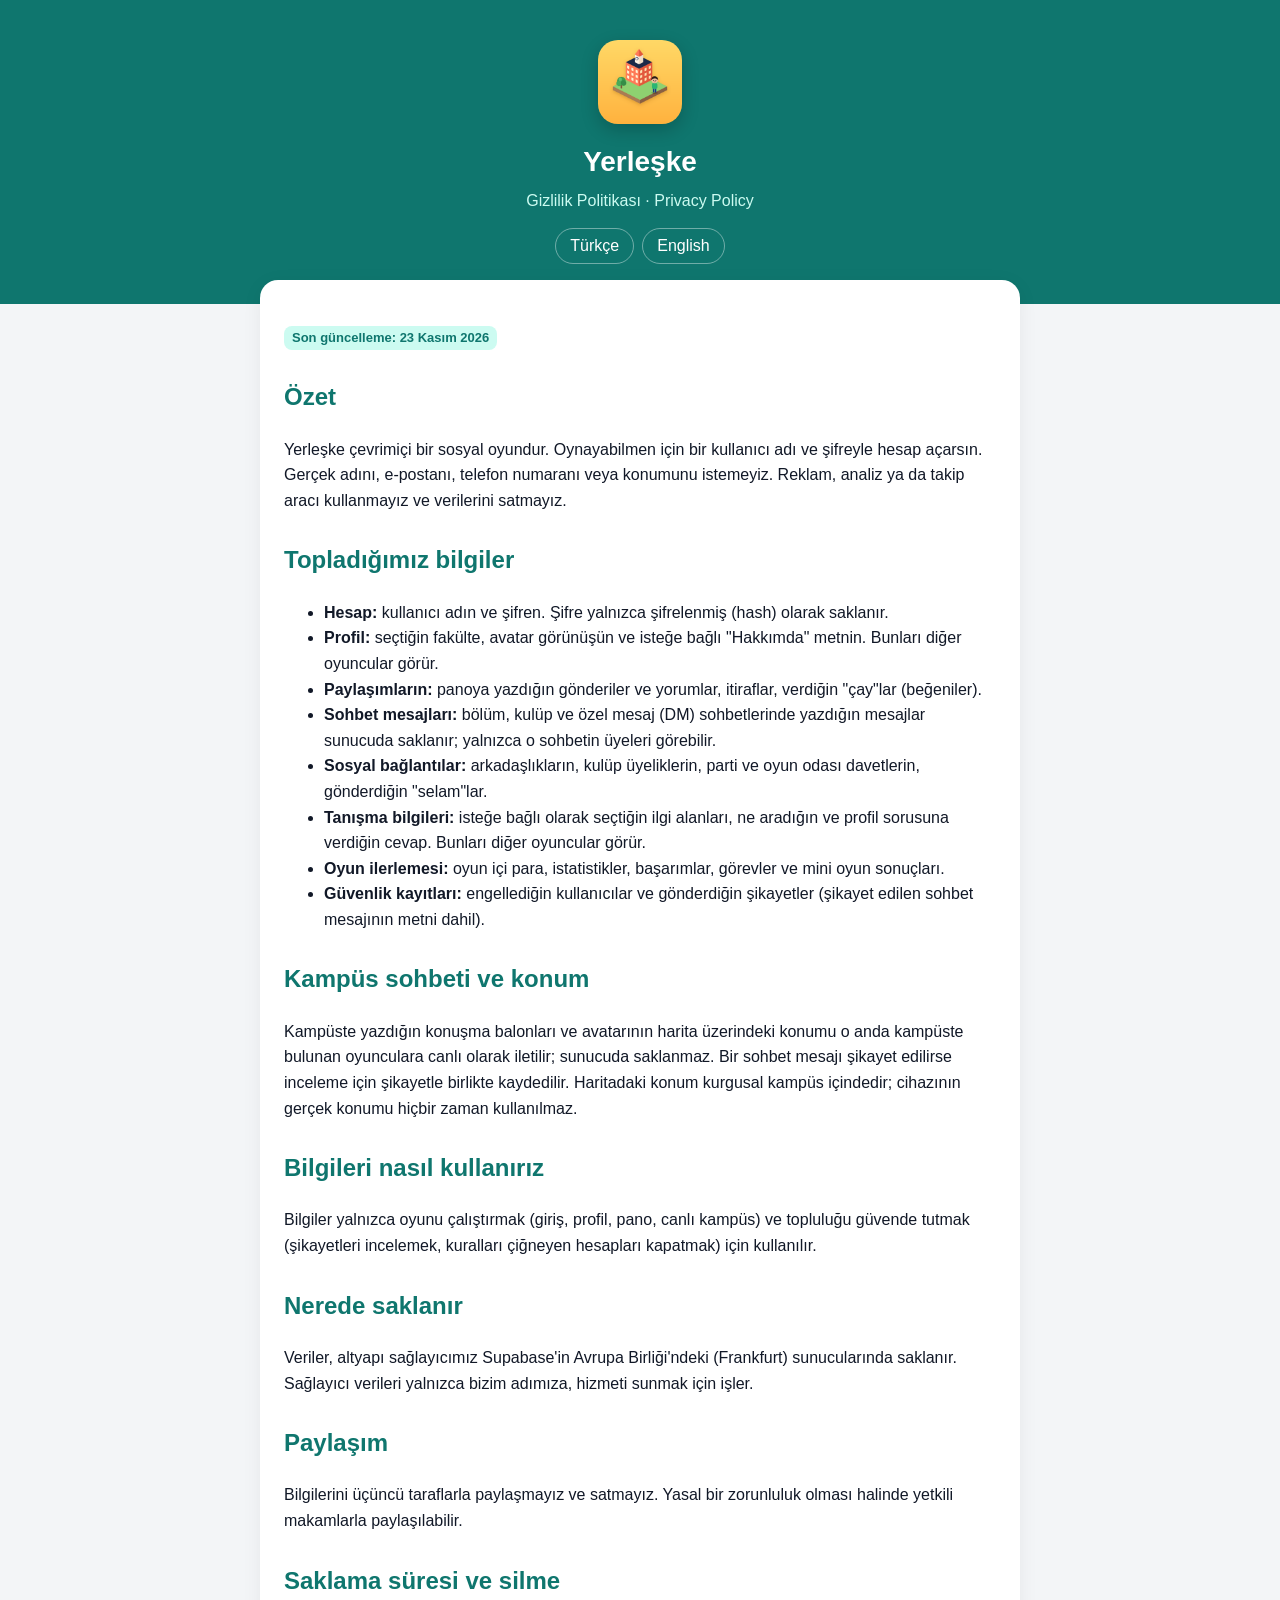
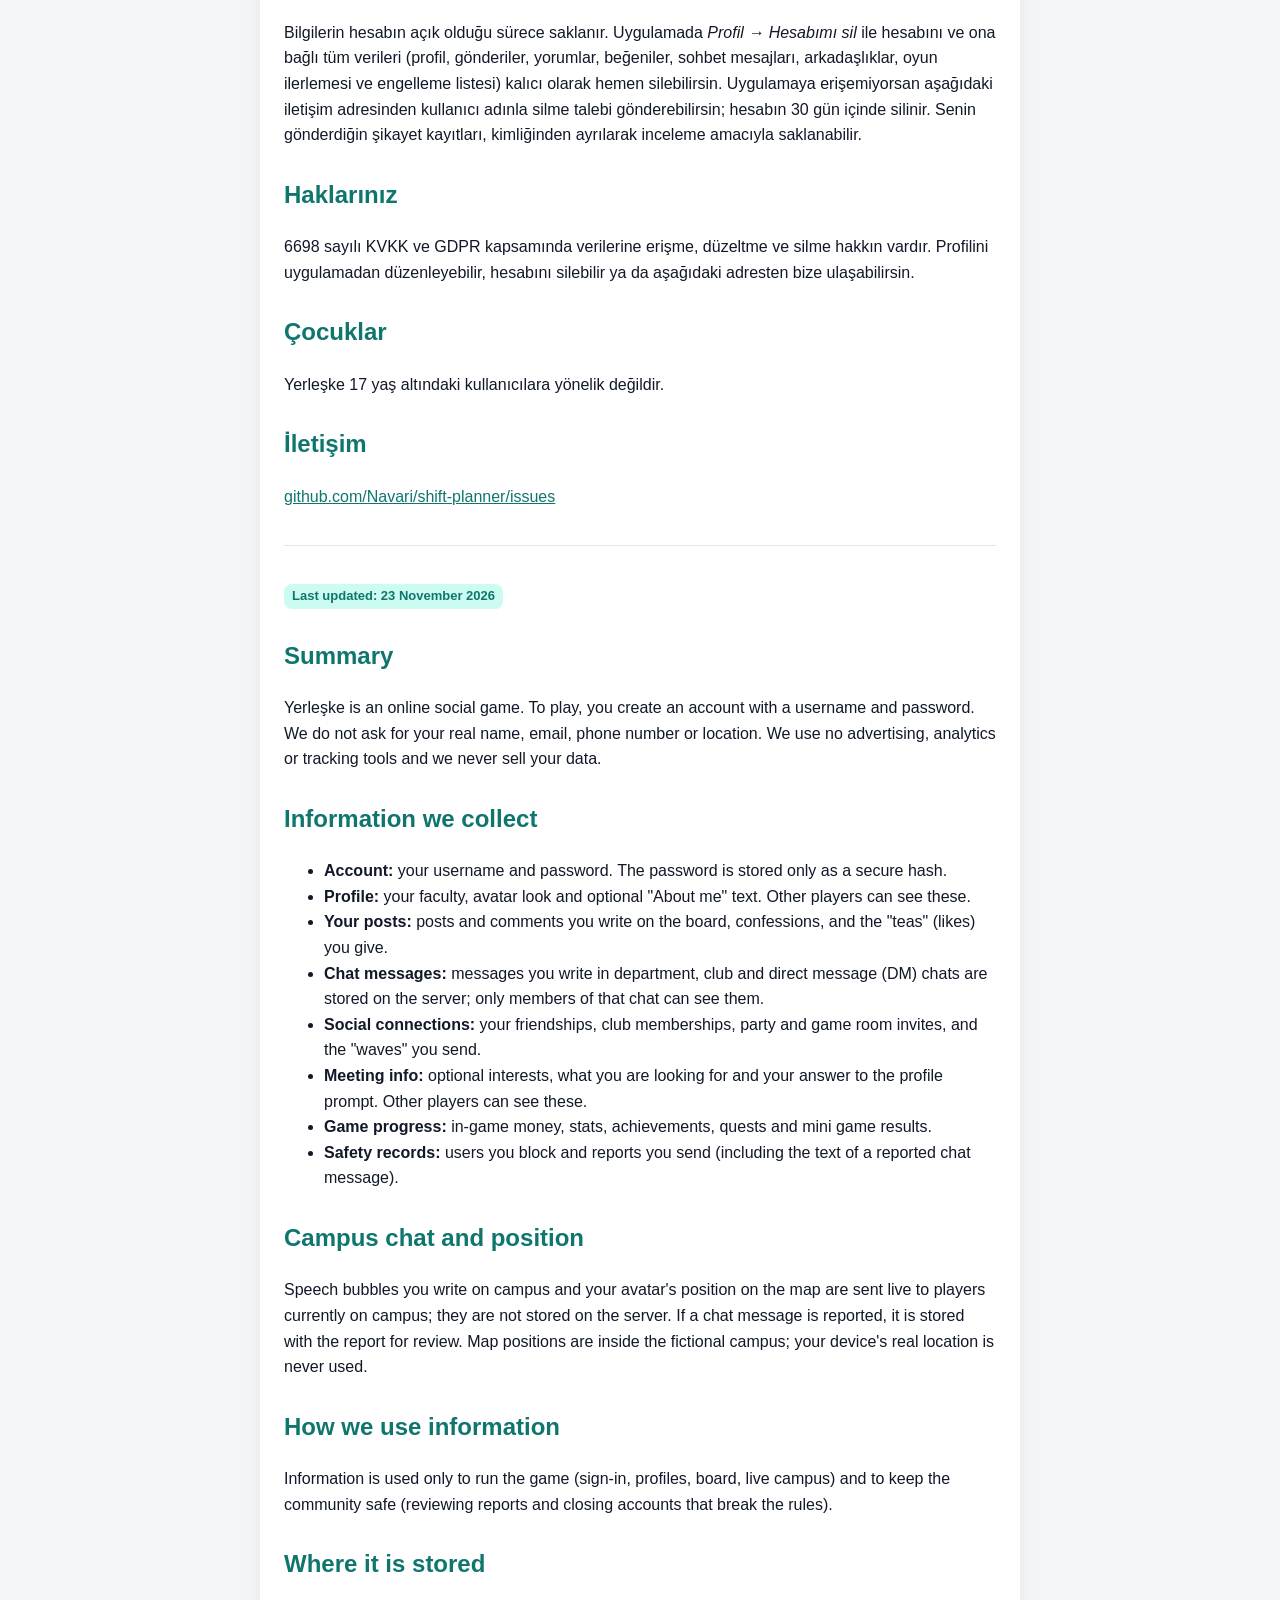
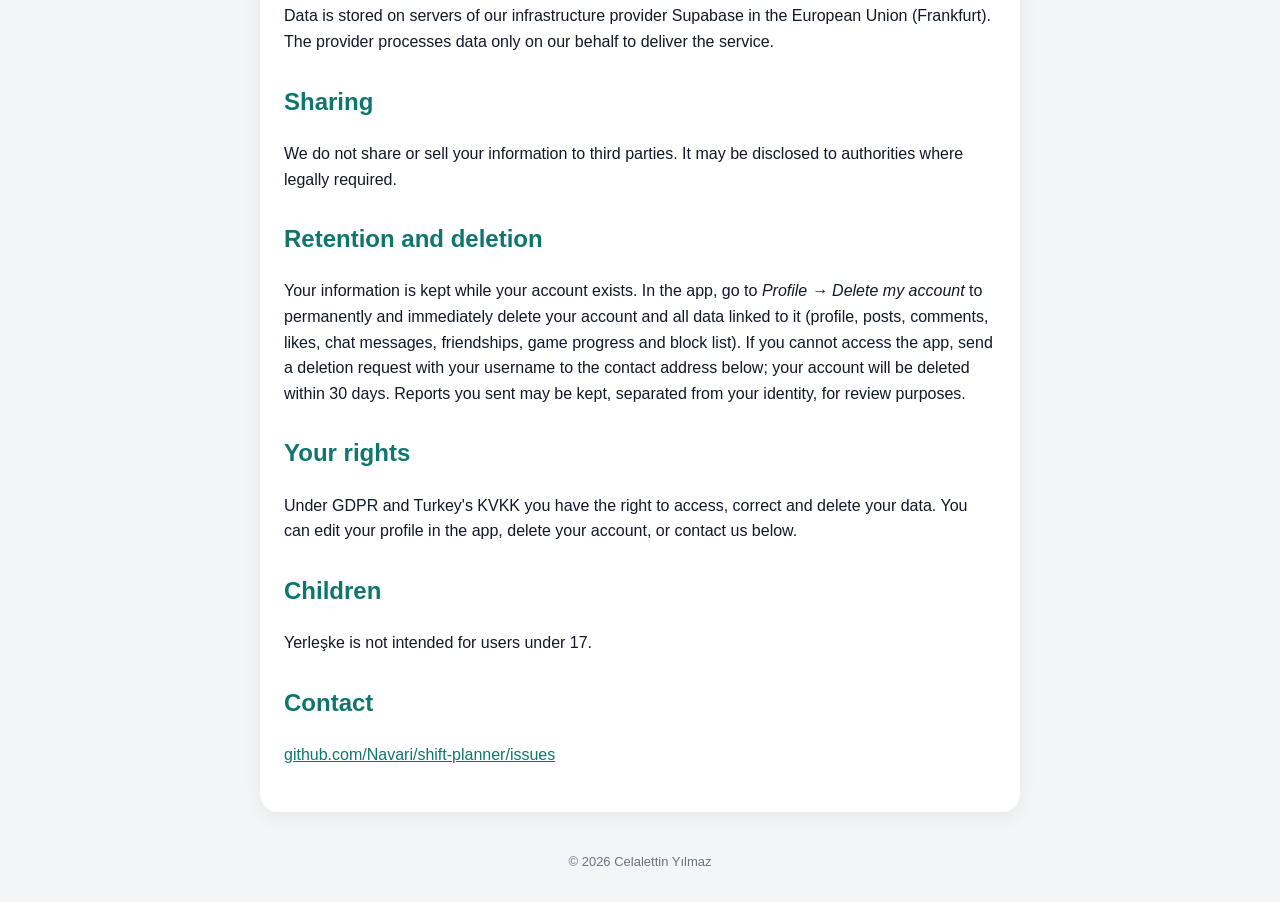
<file: yerleske/privacy.html>
<!DOCTYPE html>
<html lang="tr"><head><meta charset="utf-8"><meta name="viewport" content="width=device-width,initial-scale=1">
<title>Yerleşke — Gizlilik Politikası / Privacy Policy</title><link rel="stylesheet" href="../style.css"></head>
<body>
<header><img src="icon.png" alt="" width="84" height="84" style="border-radius:20px;box-shadow:0 6px 18px rgba(0,0,0,.2)"><h1>Yerleşke</h1><p>Gizlilik Politikası · Privacy Policy</p>
<div class="lang"><a href="#tr">Türkçe</a><a href="#en">English</a></div></header>
<main>
<section id="tr">
<p><span class="badge">Son güncelleme: 23 Kasım 2026</span></p>
<h2>Özet</h2>
<p>Yerleşke çevrimiçi bir sosyal oyundur. Oynayabilmen için bir kullanıcı adı ve şifreyle hesap açarsın. Gerçek adını, e-postanı, telefon numaranı veya konumunu istemeyiz. Reklam, analiz ya da takip aracı kullanmayız ve verilerini satmayız.</p>
<h2>Topladığımız bilgiler</h2>
<ul>
<li><strong>Hesap:</strong> kullanıcı adın ve şifren. Şifre yalnızca şifrelenmiş (hash) olarak saklanır.</li>
<li><strong>Profil:</strong> seçtiğin fakülte, avatar görünüşün ve isteğe bağlı "Hakkımda" metnin. Bunları diğer oyuncular görür.</li>
<li><strong>Paylaşımların:</strong> panoya yazdığın gönderiler ve yorumlar, itiraflar, verdiğin "çay"lar (beğeniler).</li>
<li><strong>Sohbet mesajları:</strong> bölüm, kulüp ve özel mesaj (DM) sohbetlerinde yazdığın mesajlar sunucuda saklanır; yalnızca o sohbetin üyeleri görebilir.</li>
<li><strong>Sosyal bağlantılar:</strong> arkadaşlıkların, kulüp üyeliklerin, parti ve oyun odası davetlerin, gönderdiğin "selam"lar.</li>
<li><strong>Tanışma bilgileri:</strong> isteğe bağlı olarak seçtiğin ilgi alanları, ne aradığın ve profil sorusuna verdiğin cevap. Bunları diğer oyuncular görür.</li>
<li><strong>Oyun ilerlemesi:</strong> oyun içi para, istatistikler, başarımlar, görevler ve mini oyun sonuçları.</li>
<li><strong>Güvenlik kayıtları:</strong> engellediğin kullanıcılar ve gönderdiğin şikayetler (şikayet edilen sohbet mesajının metni dahil).</li>
</ul>
<h2>Kampüs sohbeti ve konum</h2>
<p>Kampüste yazdığın konuşma balonları ve avatarının harita üzerindeki konumu o anda kampüste bulunan oyunculara canlı olarak iletilir; sunucuda saklanmaz. Bir sohbet mesajı şikayet edilirse inceleme için şikayetle birlikte kaydedilir. Haritadaki konum kurgusal kampüs içindedir; cihazının gerçek konumu hiçbir zaman kullanılmaz.</p>
<h2>Bilgileri nasıl kullanırız</h2>
<p>Bilgiler yalnızca oyunu çalıştırmak (giriş, profil, pano, canlı kampüs) ve topluluğu güvende tutmak (şikayetleri incelemek, kuralları çiğneyen hesapları kapatmak) için kullanılır.</p>
<h2>Nerede saklanır</h2>
<p>Veriler, altyapı sağlayıcımız Supabase'in Avrupa Birliği'ndeki (Frankfurt) sunucularında saklanır. Sağlayıcı verileri yalnızca bizim adımıza, hizmeti sunmak için işler.</p>
<h2>Paylaşım</h2>
<p>Bilgilerini üçüncü taraflarla paylaşmayız ve satmayız. Yasal bir zorunluluk olması halinde yetkili makamlarla paylaşılabilir.</p>
<h2 id="silme">Saklama süresi ve silme</h2>
<p>Bilgilerin hesabın açık olduğu sürece saklanır. Uygulamada <em>Profil → Hesabımı sil</em> ile hesabını ve ona bağlı tüm verileri (profil, gönderiler, yorumlar, beğeniler, sohbet mesajları, arkadaşlıklar, oyun ilerlemesi ve engelleme listesi) kalıcı olarak hemen silebilirsin. Uygulamaya erişemiyorsan aşağıdaki iletişim adresinden kullanıcı adınla silme talebi gönderebilirsin; hesabın 30 gün içinde silinir. Senin gönderdiğin şikayet kayıtları, kimliğinden ayrılarak inceleme amacıyla saklanabilir.</p>
<h2>Haklarınız</h2>
<p>6698 sayılı KVKK ve GDPR kapsamında verilerine erişme, düzeltme ve silme hakkın vardır. Profilini uygulamadan düzenleyebilir, hesabını silebilir ya da aşağıdaki adresten bize ulaşabilirsin.</p>
<h2>Çocuklar</h2>
<p>Yerleşke 17 yaş altındaki kullanıcılara yönelik değildir.</p>
<h2>İletişim</h2>
<p><a href="https://github.com/Navari/shift-planner/issues">github.com/Navari/shift-planner/issues</a></p>
</section>
<hr style="margin:36px 0;border:none;border-top:1px solid #e5e7eb">
<section id="en" lang="en">
<p><span class="badge">Last updated: 23 November 2026</span></p>
<h2>Summary</h2>
<p>Yerleşke is an online social game. To play, you create an account with a username and password. We do not ask for your real name, email, phone number or location. We use no advertising, analytics or tracking tools and we never sell your data.</p>
<h2>Information we collect</h2>
<ul>
<li><strong>Account:</strong> your username and password. The password is stored only as a secure hash.</li>
<li><strong>Profile:</strong> your faculty, avatar look and optional "About me" text. Other players can see these.</li>
<li><strong>Your posts:</strong> posts and comments you write on the board, confessions, and the "teas" (likes) you give.</li>
<li><strong>Chat messages:</strong> messages you write in department, club and direct message (DM) chats are stored on the server; only members of that chat can see them.</li>
<li><strong>Social connections:</strong> your friendships, club memberships, party and game room invites, and the "waves" you send.</li>
<li><strong>Meeting info:</strong> optional interests, what you are looking for and your answer to the profile prompt. Other players can see these.</li>
<li><strong>Game progress:</strong> in-game money, stats, achievements, quests and mini game results.</li>
<li><strong>Safety records:</strong> users you block and reports you send (including the text of a reported chat message).</li>
</ul>
<h2>Campus chat and position</h2>
<p>Speech bubbles you write on campus and your avatar's position on the map are sent live to players currently on campus; they are not stored on the server. If a chat message is reported, it is stored with the report for review. Map positions are inside the fictional campus; your device's real location is never used.</p>
<h2>How we use information</h2>
<p>Information is used only to run the game (sign-in, profiles, board, live campus) and to keep the community safe (reviewing reports and closing accounts that break the rules).</p>
<h2>Where it is stored</h2>
<p>Data is stored on servers of our infrastructure provider Supabase in the European Union (Frankfurt). The provider processes data only on our behalf to deliver the service.</p>
<h2>Sharing</h2>
<p>We do not share or sell your information to third parties. It may be disclosed to authorities where legally required.</p>
<h2 id="delete">Retention and deletion</h2>
<p>Your information is kept while your account exists. In the app, go to <em>Profile → Delete my account</em> to permanently and immediately delete your account and all data linked to it (profile, posts, comments, likes, chat messages, friendships, game progress and block list). If you cannot access the app, send a deletion request with your username to the contact address below; your account will be deleted within 30 days. Reports you sent may be kept, separated from your identity, for review purposes.</p>
<h2>Your rights</h2>
<p>Under GDPR and Turkey's KVKK you have the right to access, correct and delete your data. You can edit your profile in the app, delete your account, or contact us below.</p>
<h2>Children</h2>
<p>Yerleşke is not intended for users under 17.</p>
<h2>Contact</h2>
<p><a href="https://github.com/Navari/shift-planner/issues">github.com/Navari/shift-planner/issues</a></p>
</section>
</main>
<footer>© 2026 Celalettin Yılmaz</footer>
</body></html>
</file>
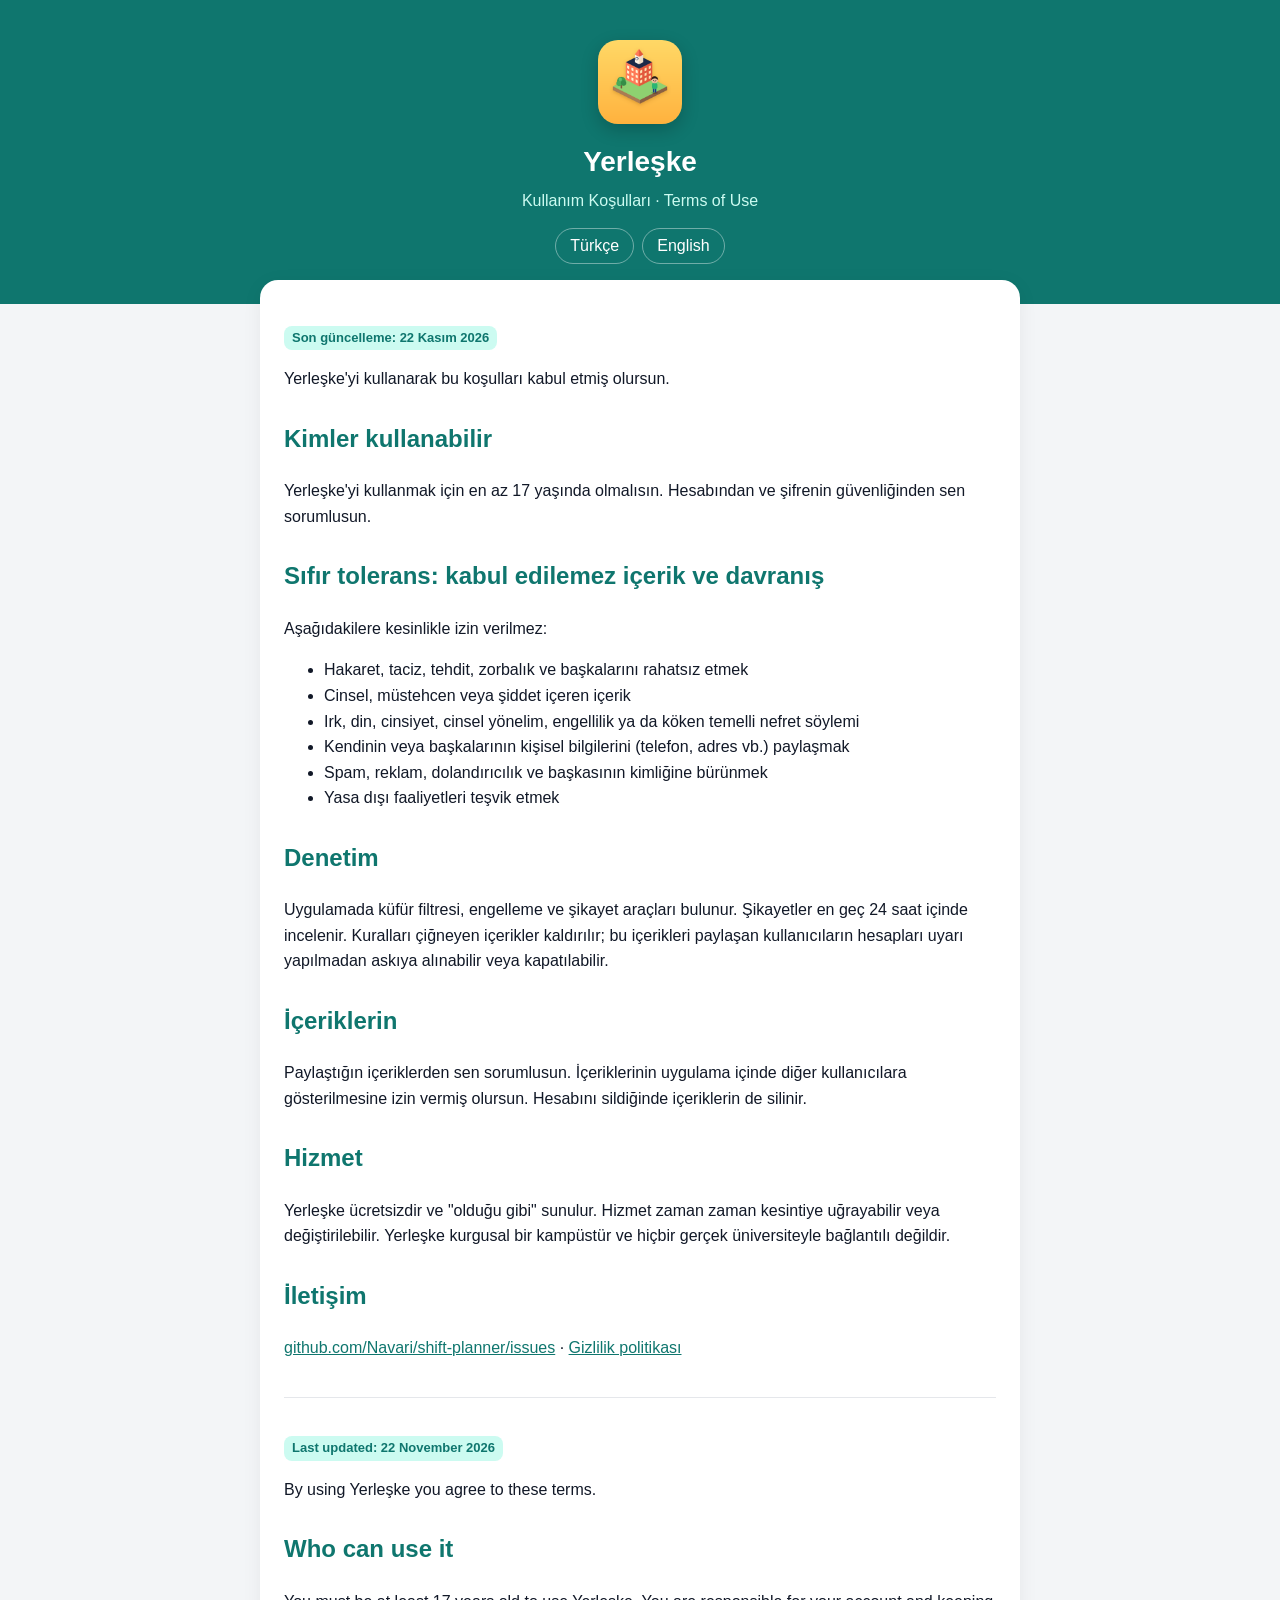
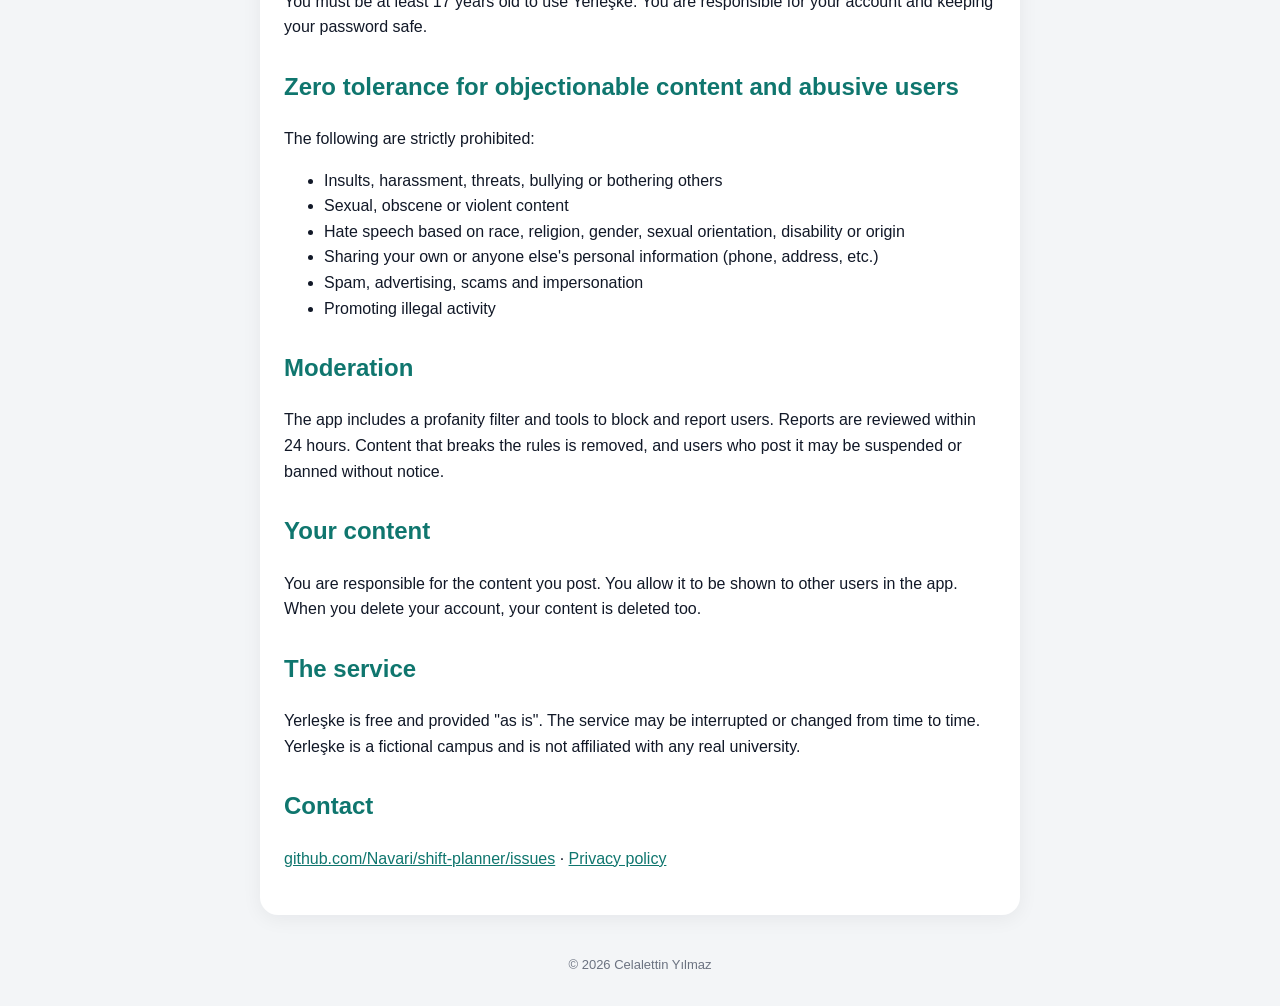
<file: yerleske/terms.html>
<!DOCTYPE html>
<html lang="tr"><head><meta charset="utf-8"><meta name="viewport" content="width=device-width,initial-scale=1">
<title>Yerleşke — Kullanım Koşulları / Terms of Use</title><link rel="stylesheet" href="../style.css"></head>
<body>
<header><img src="icon.png" alt="" width="84" height="84" style="border-radius:20px;box-shadow:0 6px 18px rgba(0,0,0,.2)"><h1>Yerleşke</h1><p>Kullanım Koşulları · Terms of Use</p>
<div class="lang"><a href="#tr">Türkçe</a><a href="#en">English</a></div></header>
<main>
<section id="tr">
<p><span class="badge">Son güncelleme: 22 Kasım 2026</span></p>
<p>Yerleşke'yi kullanarak bu koşulları kabul etmiş olursun.</p>
<h2>Kimler kullanabilir</h2>
<p>Yerleşke'yi kullanmak için en az 17 yaşında olmalısın. Hesabından ve şifrenin güvenliğinden sen sorumlusun.</p>
<h2>Sıfır tolerans: kabul edilemez içerik ve davranış</h2>
<p>Aşağıdakilere kesinlikle izin verilmez:</p>
<ul>
<li>Hakaret, taciz, tehdit, zorbalık ve başkalarını rahatsız etmek</li>
<li>Cinsel, müstehcen veya şiddet içeren içerik</li>
<li>Irk, din, cinsiyet, cinsel yönelim, engellilik ya da köken temelli nefret söylemi</li>
<li>Kendinin veya başkalarının kişisel bilgilerini (telefon, adres vb.) paylaşmak</li>
<li>Spam, reklam, dolandırıcılık ve başkasının kimliğine bürünmek</li>
<li>Yasa dışı faaliyetleri teşvik etmek</li>
</ul>
<h2>Denetim</h2>
<p>Uygulamada küfür filtresi, engelleme ve şikayet araçları bulunur. Şikayetler en geç 24 saat içinde incelenir. Kuralları çiğneyen içerikler kaldırılır; bu içerikleri paylaşan kullanıcıların hesapları uyarı yapılmadan askıya alınabilir veya kapatılabilir.</p>
<h2>İçeriklerin</h2>
<p>Paylaştığın içeriklerden sen sorumlusun. İçeriklerinin uygulama içinde diğer kullanıcılara gösterilmesine izin vermiş olursun. Hesabını sildiğinde içeriklerin de silinir.</p>
<h2>Hizmet</h2>
<p>Yerleşke ücretsizdir ve "olduğu gibi" sunulur. Hizmet zaman zaman kesintiye uğrayabilir veya değiştirilebilir. Yerleşke kurgusal bir kampüstür ve hiçbir gerçek üniversiteyle bağlantılı değildir.</p>
<h2>İletişim</h2>
<p><a href="https://github.com/Navari/shift-planner/issues">github.com/Navari/shift-planner/issues</a> · <a href="privacy.html">Gizlilik politikası</a></p>
</section>
<hr style="margin:36px 0;border:none;border-top:1px solid #e5e7eb">
<section id="en" lang="en">
<p><span class="badge">Last updated: 22 November 2026</span></p>
<p>By using Yerleşke you agree to these terms.</p>
<h2>Who can use it</h2>
<p>You must be at least 17 years old to use Yerleşke. You are responsible for your account and keeping your password safe.</p>
<h2>Zero tolerance for objectionable content and abusive users</h2>
<p>The following are strictly prohibited:</p>
<ul>
<li>Insults, harassment, threats, bullying or bothering others</li>
<li>Sexual, obscene or violent content</li>
<li>Hate speech based on race, religion, gender, sexual orientation, disability or origin</li>
<li>Sharing your own or anyone else's personal information (phone, address, etc.)</li>
<li>Spam, advertising, scams and impersonation</li>
<li>Promoting illegal activity</li>
</ul>
<h2>Moderation</h2>
<p>The app includes a profanity filter and tools to block and report users. Reports are reviewed within 24 hours. Content that breaks the rules is removed, and users who post it may be suspended or banned without notice.</p>
<h2>Your content</h2>
<p>You are responsible for the content you post. You allow it to be shown to other users in the app. When you delete your account, your content is deleted too.</p>
<h2>The service</h2>
<p>Yerleşke is free and provided "as is". The service may be interrupted or changed from time to time. Yerleşke is a fictional campus and is not affiliated with any real university.</p>
<h2>Contact</h2>
<p><a href="https://github.com/Navari/shift-planner/issues">github.com/Navari/shift-planner/issues</a> · <a href="privacy.html">Privacy policy</a></p>
</section>
</main>
<footer>© 2026 Celalettin Yılmaz</footer>
</body></html>
</file>
<file: style.css>
:root{--p:#0f766e;--t:#111827;--m:#6b7280;--bg:#f3f5f7}
*{box-sizing:border-box}body{margin:0;font-family:-apple-system,BlinkMacSystemFont,"Segoe UI",Roboto,sans-serif;background:var(--bg);color:var(--t);line-height:1.6}
header{background:var(--p);color:#fff;padding:40px 20px;text-align:center}
header h1{margin:8px 0 4px;font-size:28px}header p{margin:0;color:#ccfbf1}
main{max-width:760px;margin:-24px auto 40px;background:#fff;border-radius:18px;padding:28px 24px;box-shadow:0 4px 20px rgba(15,23,42,.06)}
h2{color:var(--p);margin-top:28px}.lang{display:flex;gap:8px;justify-content:center;margin-top:14px}
.lang a{color:#fff;border:1px solid #fff6;border-radius:999px;padding:4px 14px;text-decoration:none}
a{color:var(--p)}footer{text-align:center;color:var(--m);font-size:13px;margin-bottom:30px}
.badge{display:inline-block;background:#ccfbf1;color:var(--p);border-radius:8px;padding:2px 8px;font-weight:600;font-size:13px}
</file>
